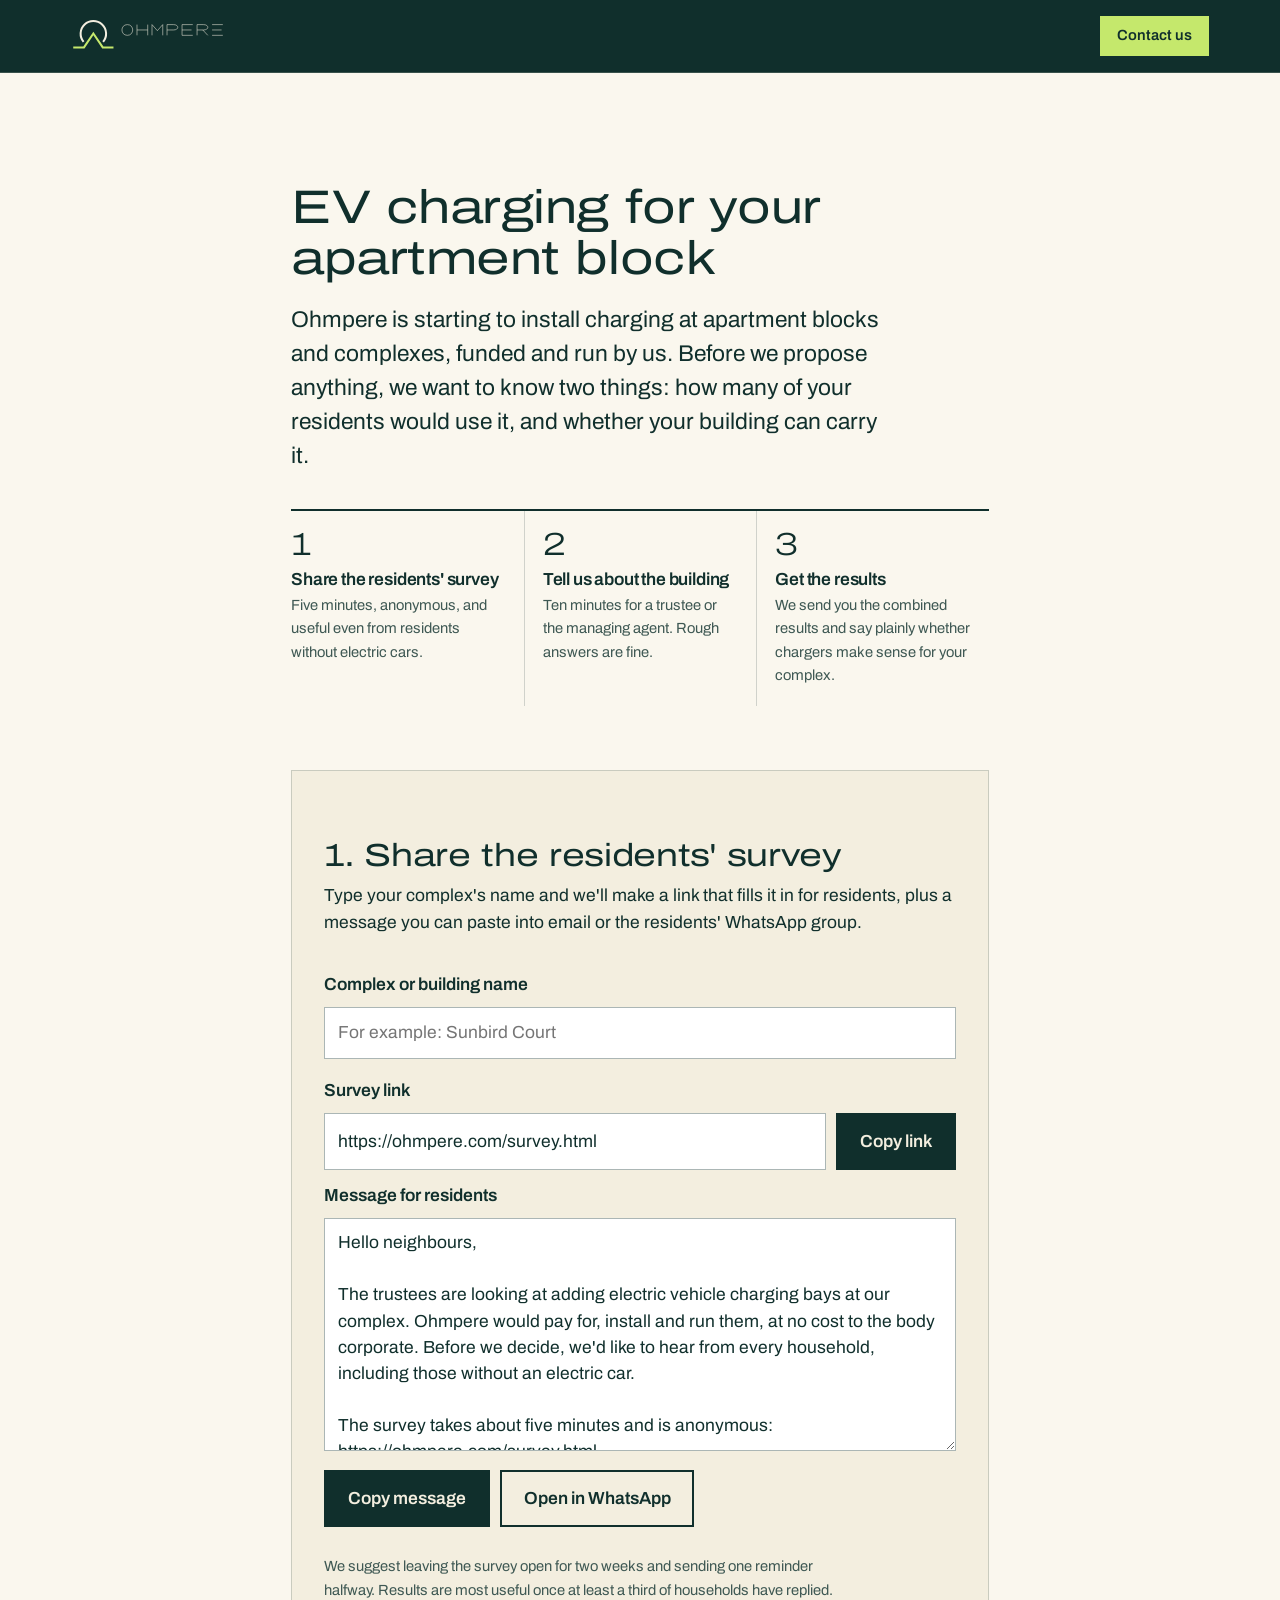
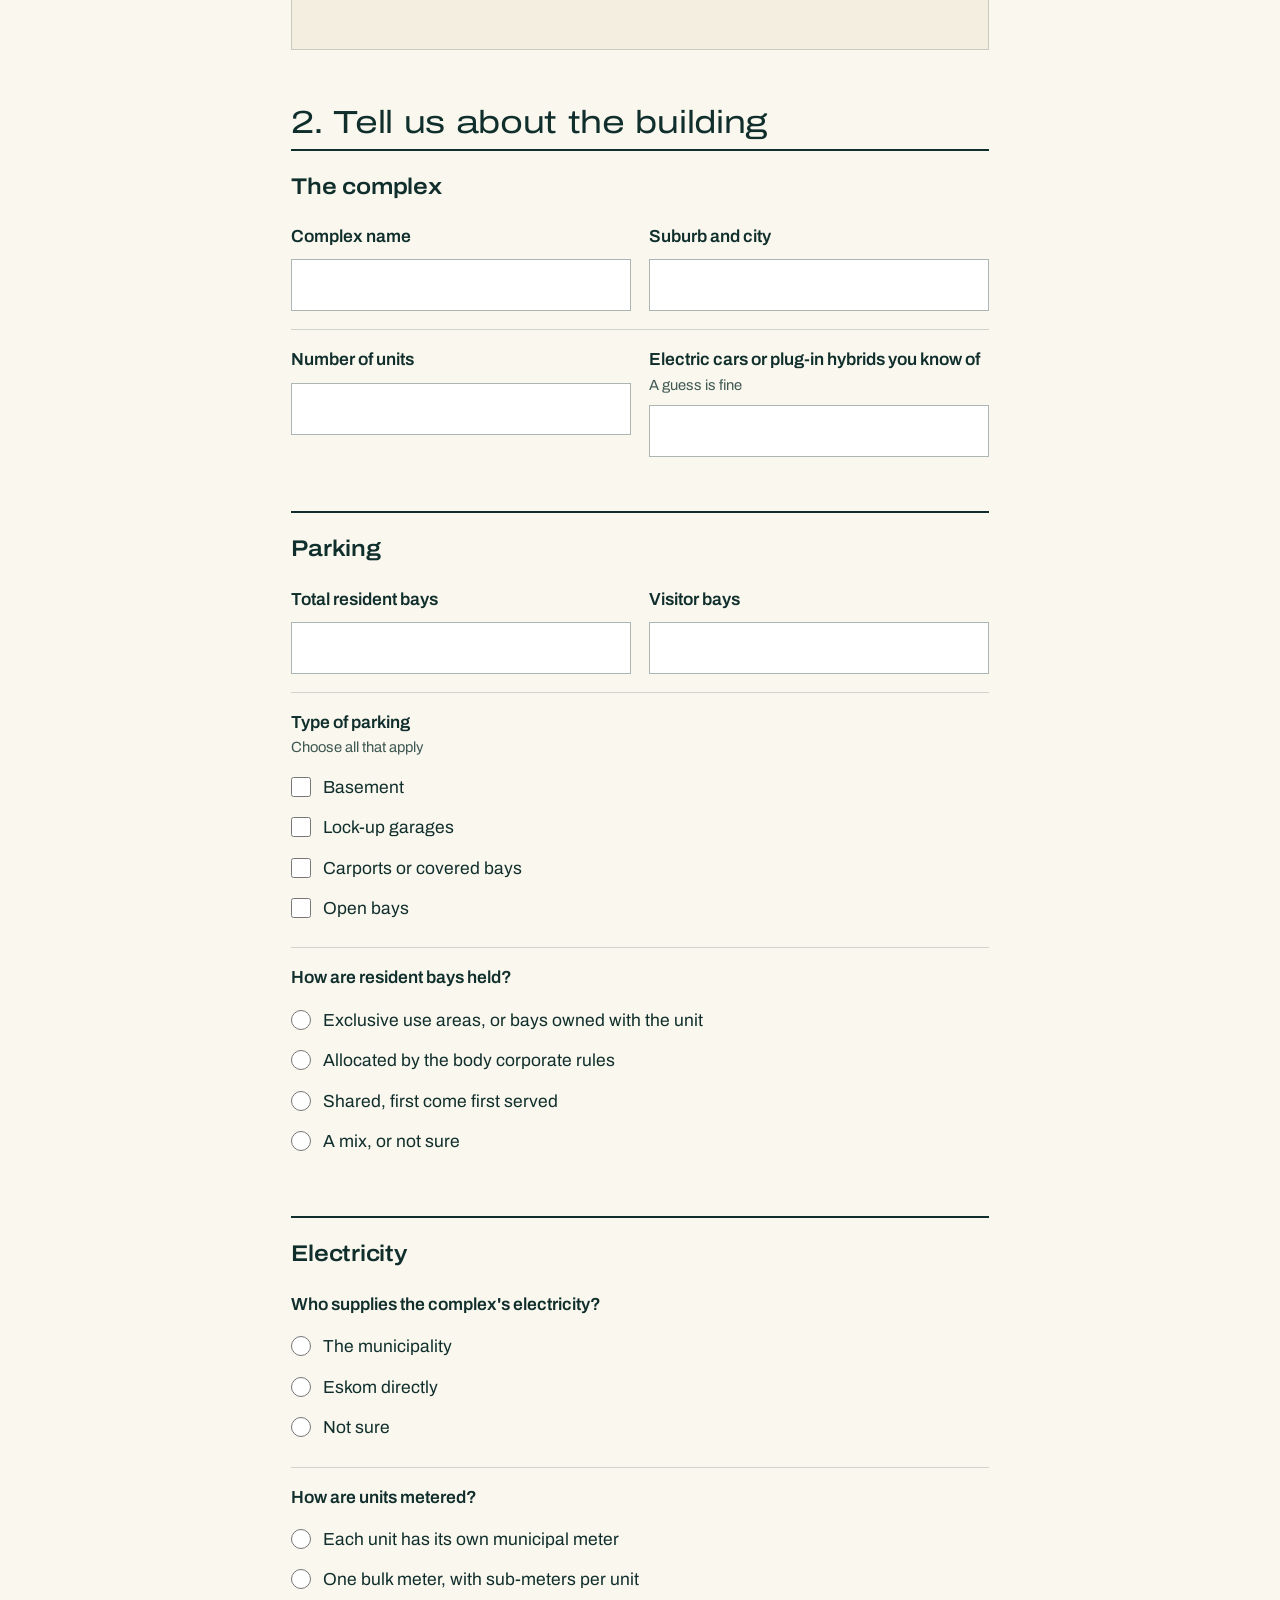
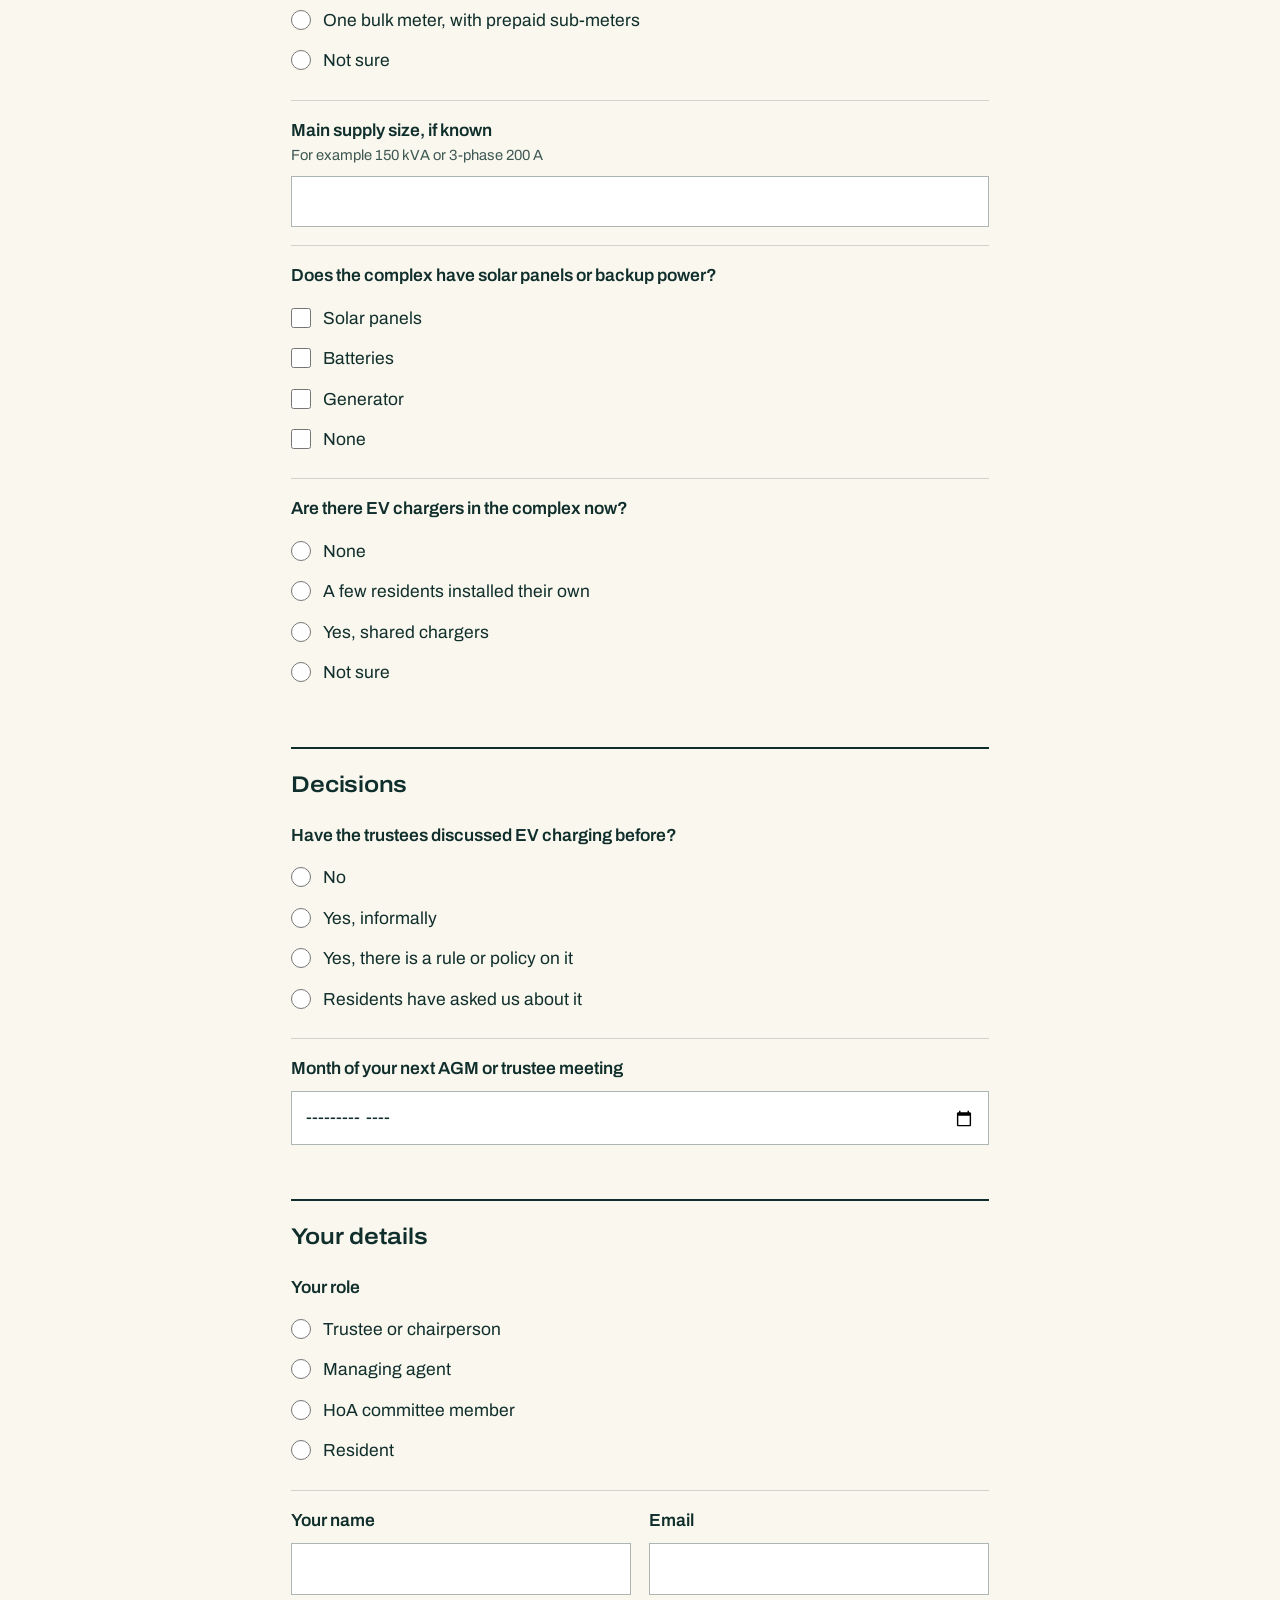
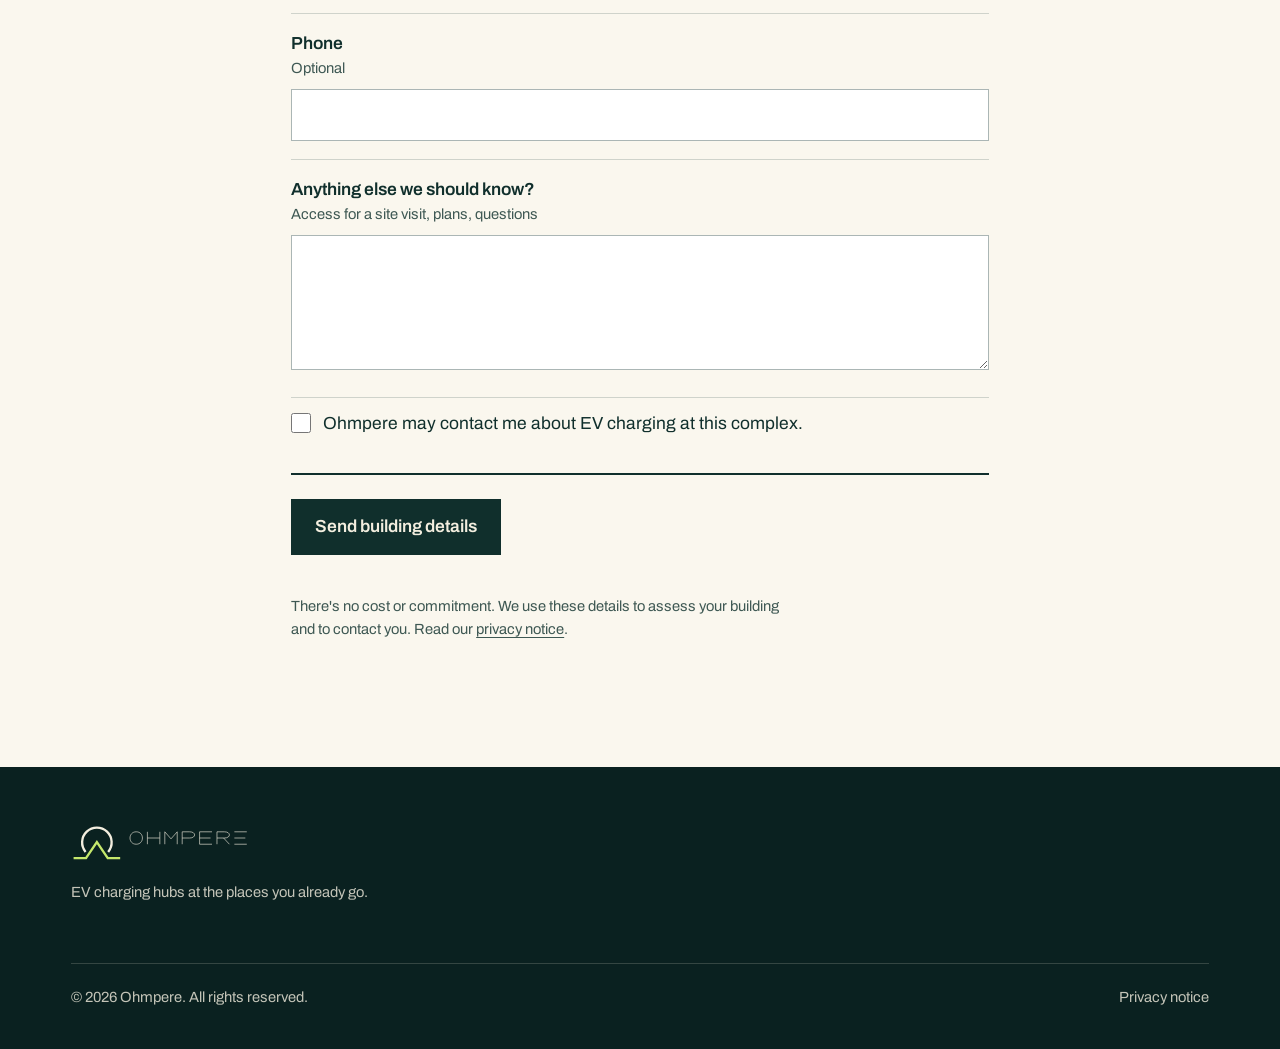
<file: building.html>
<!doctype html>
<html lang="en-ZA">
<head>
<meta charset="utf-8">
<meta name="viewport" content="width=device-width, initial-scale=1">
<title>EV charging for apartment blocks: HoA kit | Ohmpere</title>
<meta name="description" content="For body corporates and HoAs: share a residents' survey on EV charging and tell Ohmpere about your building.">
<meta property="og:title" content="EV charging for apartment blocks: HoA kit">
<meta property="og:description" content="Share a five-minute residents' survey and tell us about your building. No cost to the body corporate.">
<meta property="og:image" content="https://ohmpere.com/assets/img/og.png">
<link rel="icon" type="image/svg+xml" href="assets/img/icons/favicon.svg">
<link rel="apple-touch-icon" sizes="180x180" href="assets/img/icons/apple-touch-icon.png">
<link rel="preconnect" href="https://fonts.googleapis.com">
<link rel="preconnect" href="https://fonts.gstatic.com" crossorigin>
<link href="https://fonts.googleapis.com/css2?family=Archivo:wdth,wght@62..125,100..900&display=swap" rel="stylesheet">
<link rel="stylesheet" href="assets/css/site.css?v=8">
</head>
<body>
<a class="skip" href="#main">Skip to content</a>
<header class="site-header">
  <div class="wrap">
    <a class="brand" href="./" aria-label="Ohmpere home"><img src="assets/img/brand/logo-cream-lime.svg" width="850" height="170" alt="Ohmpere"></a>
    <nav aria-label="Main"><a class="btn btn-lime" href="./#contact" style="min-height:40px;padding:.45em 1em;font-size:var(--step--1)">Contact us</a></nav>
  </div>
</header>

<main id="main" class="page on-paper survey-page">
  <div class="wrap survey-wrap">
    <h1>EV charging for your apartment block</h1>
    <p class="survey-lede">Ohmpere is starting to install charging at apartment blocks and complexes, funded and run by us. Before we propose anything, we want to know two things: how many of your residents would use it, and whether your building can carry it.</p>

    <ol class="kit-steps">
      <li><h2>Share the residents' survey</h2><p>Five minutes, anonymous, and useful even from residents without electric cars.</p></li>
      <li><h2>Tell us about the building</h2><p>Ten minutes for a trustee or the managing agent. Rough answers are fine.</p></li>
      <li><h2>Get the results</h2><p>We send you the combined results and say plainly whether chargers make sense for your complex.</p></li>
    </ol>

    <section class="share-kit" aria-labelledby="share-title">
      <h2 id="share-title">1. Share the residents' survey</h2>
      <p>Type your complex's name and we'll make a link that fills it in for residents, plus a message you can paste into email or the residents' WhatsApp group.</p>
      <div class="q">
        <label class="q-title" for="kit-name">Complex or building name</label>
        <input type="text" id="kit-name" autocomplete="off" placeholder="For example: Sunbird Court">
      </div>
      <div class="kit-out">
        <label class="q-title" for="kit-link">Survey link</label>
        <div class="copy-row">
          <input type="text" id="kit-link" readonly value="https://ohmpere.com/survey.html">
          <button class="btn btn-teal" type="button" data-copy="kit-link">Copy link</button>
        </div>
        <label class="q-title" for="kit-msg">Message for residents</label>
        <textarea id="kit-msg" rows="8" readonly></textarea>
        <div class="copy-row end">
          <button class="btn btn-teal" type="button" data-copy="kit-msg">Copy message</button>
          <a class="btn btn-ghost-dark" id="kit-wa" href="#" target="_blank" rel="noopener">Open in WhatsApp</a>
        </div>
        <p class="copy-msg" role="status"></p>
      </div>
      <p class="survey-fine">We suggest leaving the survey open for two weeks and sending one reminder halfway. Results are most useful once at least a third of households have replied.</p>
    </section>

    <form id="building" class="survey" data-form="building" novalidate>
      <input type="text" name="website" class="hp" tabindex="-1" autocomplete="off" aria-hidden="true">
      <h2 class="form-h">2. Tell us about the building</h2>

      <section class="q-section">
        <h3>The complex</h3>
        <div class="q two-q">
          <div>
            <label class="q-title" for="b-complex">Complex name</label>
            <input type="text" id="b-complex" name="complex" required autocomplete="off">
            <p class="q-err" hidden>Add the complex name.</p>
          </div>
          <div>
            <label class="q-title" for="b-suburb">Suburb and city</label>
            <input type="text" id="b-suburb" name="suburb" required autocomplete="address-level2">
            <p class="q-err" hidden>Add the suburb and city.</p>
          </div>
        </div>
        <div class="q two-q">
          <div>
            <label class="q-title" for="b-units">Number of units</label>
            <input type="number" id="b-units" name="units" min="1" inputmode="numeric" required>
            <p class="q-err" hidden>Add the number of units.</p>
          </div>
          <div>
            <label class="q-title" for="b-evs">Electric cars or plug-in hybrids you know of <span class="q-hint">A guess is fine</span></label>
            <input type="number" id="b-evs" name="known_evs" min="0" inputmode="numeric">
          </div>
        </div>
      </section>

      <section class="q-section">
        <h3>Parking</h3>
        <div class="q two-q">
          <div>
            <label class="q-title" for="b-bays">Total resident bays</label>
            <input type="number" id="b-bays" name="resident_bays" min="0" inputmode="numeric">
          </div>
          <div>
            <label class="q-title" for="b-visitor">Visitor bays</label>
            <input type="number" id="b-visitor" name="visitor_bays" min="0" inputmode="numeric">
          </div>
        </div>
        <fieldset class="q">
          <legend class="q-title">Type of parking <span class="q-hint">Choose all that apply</span></legend>
          <label class="opt"><input type="checkbox" name="parking_type" value="Basement"> Basement</label>
          <label class="opt"><input type="checkbox" name="parking_type" value="Garages"> Lock-up garages</label>
          <label class="opt"><input type="checkbox" name="parking_type" value="Carports or covered bays"> Carports or covered bays</label>
          <label class="opt"><input type="checkbox" name="parking_type" value="Open bays"> Open bays</label>
        </fieldset>
        <fieldset class="q">
          <legend class="q-title">How are resident bays held?</legend>
          <label class="opt"><input type="radio" name="bay_rights" value="Exclusive use areas or owned bays"> Exclusive use areas, or bays owned with the unit</label>
          <label class="opt"><input type="radio" name="bay_rights" value="Allocated by the rules"> Allocated by the body corporate rules</label>
          <label class="opt"><input type="radio" name="bay_rights" value="Shared"> Shared, first come first served</label>
          <label class="opt"><input type="radio" name="bay_rights" value="Mixed or not sure"> A mix, or not sure</label>
        </fieldset>
      </section>

      <section class="q-section">
        <h3>Electricity</h3>
        <fieldset class="q">
          <legend class="q-title">Who supplies the complex's electricity?</legend>
          <label class="opt"><input type="radio" name="supplier" value="Municipality"> The municipality</label>
          <label class="opt"><input type="radio" name="supplier" value="Eskom"> Eskom directly</label>
          <label class="opt"><input type="radio" name="supplier" value="Not sure"> Not sure</label>
        </fieldset>
        <fieldset class="q">
          <legend class="q-title">How are units metered?</legend>
          <label class="opt"><input type="radio" name="metering" value="Each unit has its own municipal meter"> Each unit has its own municipal meter</label>
          <label class="opt"><input type="radio" name="metering" value="Bulk meter with sub-meters"> One bulk meter, with sub-meters per unit</label>
          <label class="opt"><input type="radio" name="metering" value="Prepaid sub-meters"> One bulk meter, with prepaid sub-meters</label>
          <label class="opt"><input type="radio" name="metering" value="Not sure"> Not sure</label>
        </fieldset>
        <div class="q">
          <label class="q-title" for="b-supply">Main supply size, if known <span class="q-hint">For example 150 kVA or 3-phase 200 A</span></label>
          <input type="text" id="b-supply" name="supply_size" autocomplete="off">
        </div>
        <fieldset class="q">
          <legend class="q-title">Does the complex have solar panels or backup power?</legend>
          <label class="opt"><input type="checkbox" name="backup" value="Solar"> Solar panels</label>
          <label class="opt"><input type="checkbox" name="backup" value="Batteries"> Batteries</label>
          <label class="opt"><input type="checkbox" name="backup" value="Generator"> Generator</label>
          <label class="opt"><input type="checkbox" name="backup" value="None"> None</label>
        </fieldset>
        <fieldset class="q">
          <legend class="q-title">Are there EV chargers in the complex now?</legend>
          <label class="opt"><input type="radio" name="existing_chargers" value="None"> None</label>
          <label class="opt"><input type="radio" name="existing_chargers" value="A few residents have their own"> A few residents installed their own</label>
          <label class="opt"><input type="radio" name="existing_chargers" value="Shared chargers"> Yes, shared chargers</label>
          <label class="opt"><input type="radio" name="existing_chargers" value="Not sure"> Not sure</label>
        </fieldset>
      </section>

      <section class="q-section">
        <h3>Decisions</h3>
        <fieldset class="q">
          <legend class="q-title">Have the trustees discussed EV charging before?</legend>
          <label class="opt"><input type="radio" name="discussed" value="No"> No</label>
          <label class="opt"><input type="radio" name="discussed" value="Yes, informally"> Yes, informally</label>
          <label class="opt"><input type="radio" name="discussed" value="Yes, there is a rule or policy"> Yes, there is a rule or policy on it</label>
          <label class="opt"><input type="radio" name="discussed" value="Residents have asked"> Residents have asked us about it</label>
        </fieldset>
        <div class="q">
          <label class="q-title" for="b-agm">Month of your next AGM or trustee meeting</label>
          <input type="month" id="b-agm" name="next_meeting">
        </div>
      </section>

      <section class="q-section">
        <h3>Your details</h3>
        <fieldset class="q" data-required>
          <legend class="q-title">Your role</legend>
          <label class="opt"><input type="radio" name="role" value="Trustee or chairperson"> Trustee or chairperson</label>
          <label class="opt"><input type="radio" name="role" value="Managing agent"> Managing agent</label>
          <label class="opt"><input type="radio" name="role" value="HoA committee member"> HoA committee member</label>
          <label class="opt"><input type="radio" name="role" value="Resident"> Resident</label>
          <p class="q-err" hidden>Choose your role.</p>
        </fieldset>
        <div class="q two-q">
          <div>
            <label class="q-title" for="b-name">Your name</label>
            <input type="text" id="b-name" name="contact_name" required autocomplete="name">
            <p class="q-err" hidden>Add your name.</p>
          </div>
          <div>
            <label class="q-title" for="b-email">Email</label>
            <input type="email" id="b-email" name="email" required autocomplete="email">
            <p class="q-err" hidden>Add a valid email address.</p>
          </div>
        </div>
        <div class="q">
          <label class="q-title" for="b-phone">Phone <span class="q-hint">Optional</span></label>
          <input type="tel" id="b-phone" name="phone" autocomplete="tel">
        </div>
        <div class="q">
          <label class="q-title" for="b-notes">Anything else we should know? <span class="q-hint">Access for a site visit, plans, questions</span></label>
          <textarea id="b-notes" name="notes" rows="4"></textarea>
        </div>
        <label class="opt consent"><input type="checkbox" name="consent" value="Yes" data-must> Ohmpere may contact me about EV charging at this complex.</label>
        <p class="q-err consent-err" hidden>Tick the box so we can reply to you.</p>
      </section>

      <div class="survey-submit">
        <button class="btn btn-teal" type="submit">Send building details</button>
        <p class="form-msg" role="alert"></p>
        <p class="survey-fine">There's no cost or commitment. We use these details to assess your building and to contact you. Read our <a href="privacy.html">privacy notice</a>.</p>
      </div>
    </form>

    <div class="survey-done" id="survey-done" hidden tabindex="-1">
      <h2>Thank you. We have your building details.</h2>
      <p>We'll be in touch within five working days. Meanwhile, share the residents' survey above if you haven't yet.</p>
    </div>
  </div>
</main>

<footer class="site-footer">
  <div class="wrap">
    <div><img src="assets/img/brand/logo-cream-lime.svg" width="850" height="170" alt="Ohmpere"><p>EV charging hubs at the places you already go.</p></div>
    <div class="legal"><span>&copy; 2026 Ohmpere. All rights reserved.</span><span><a href="privacy.html">Privacy notice</a></span></div>
  </div>
</footer>
<script src="assets/js/config.js?v=6"></script>
<script src="assets/js/survey.js?v=3" defer></script>
</body>
</html>
</file>
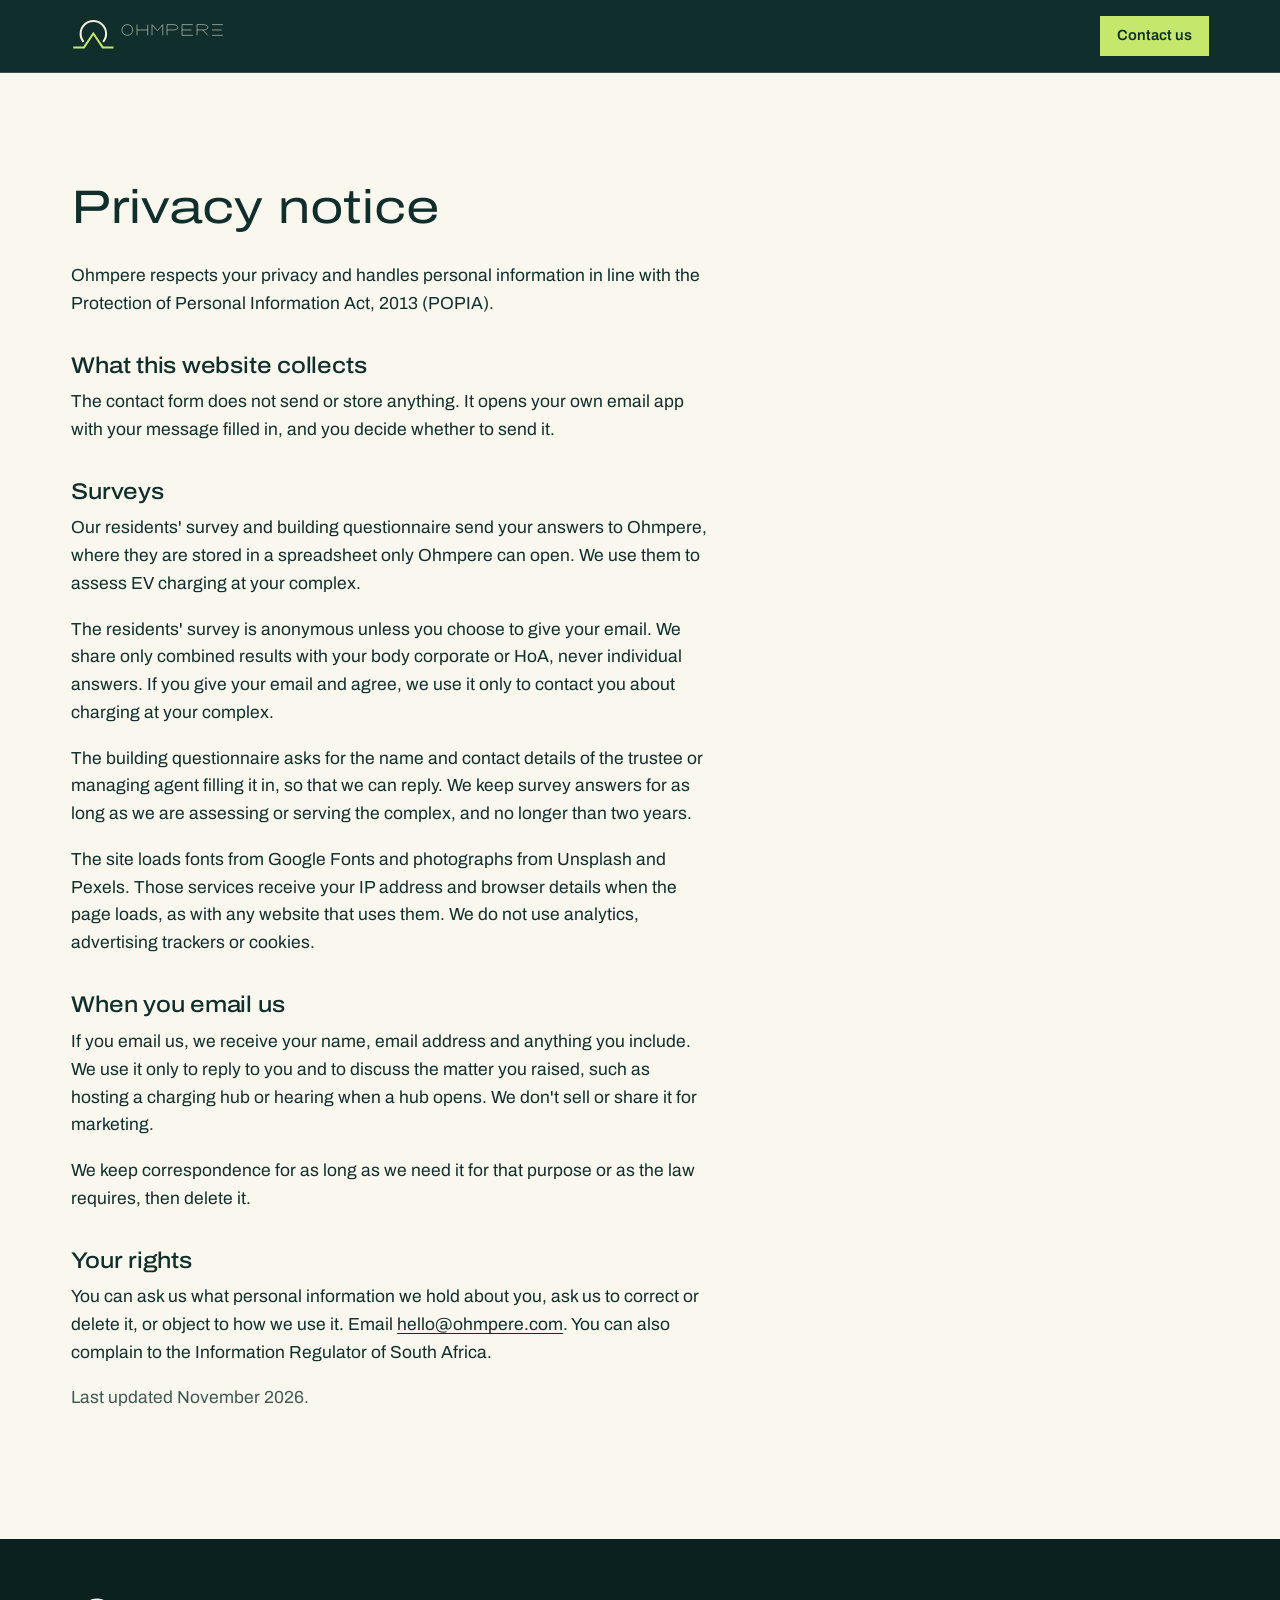
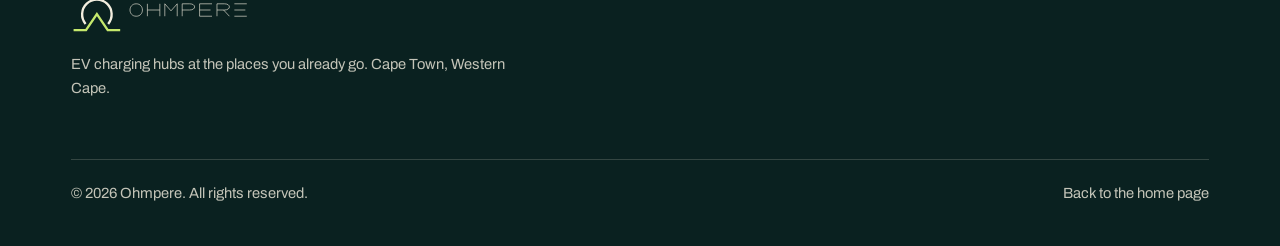
<file: privacy.html>
<!doctype html>
<html lang="en-ZA">
<head>
<meta charset="utf-8">
<meta name="viewport" content="width=device-width, initial-scale=1">
<title>Privacy notice | Ohmpere</title>
<meta name="description" content="How Ohmpere handles personal information under POPIA.">
<link rel="icon" type="image/svg+xml" href="assets/img/icons/favicon.svg">
<link rel="apple-touch-icon" sizes="180x180" href="assets/img/icons/apple-touch-icon.png">
<link rel="preconnect" href="https://fonts.googleapis.com">
<link rel="preconnect" href="https://fonts.gstatic.com" crossorigin>
<link href="https://fonts.googleapis.com/css2?family=Archivo:wdth,wght@62..125,100..900&display=swap" rel="stylesheet">
<link rel="stylesheet" href="assets/css/site.css?v=8">
</head>
<body>
<header class="site-header">
  <div class="wrap">
    <a class="brand" href="./" aria-label="Ohmpere home"><img src="assets/img/brand/logo-cream-lime.svg" width="850" height="170" alt="Ohmpere"></a>
    <nav aria-label="Main"><a class="btn btn-lime" href="./#contact" style="min-height:40px;padding:.45em 1em;font-size:var(--step--1)">Contact us</a></nav>
  </div>
</header>
<main class="page on-paper">
  <div class="wrap">
    <h1>Privacy notice</h1>
    <p>Ohmpere respects your privacy and handles personal information in line with the Protection of Personal Information Act, 2013 (POPIA).</p>
    <h2>What this website collects</h2>
    <p>The contact form does not send or store anything. It opens your own email app with your message filled in, and you decide whether to send it.</p>
    <h2>Surveys</h2>
    <p>Our residents' survey and building questionnaire send your answers to Ohmpere, where they are stored in a spreadsheet only Ohmpere can open. We use them to assess EV charging at your complex.</p>
    <p>The residents' survey is anonymous unless you choose to give your email. We share only combined results with your body corporate or HoA, never individual answers. If you give your email and agree, we use it only to contact you about charging at your complex.</p>
    <p>The building questionnaire asks for the name and contact details of the trustee or managing agent filling it in, so that we can reply. We keep survey answers for as long as we are assessing or serving the complex, and no longer than two years.</p>
    <p>The site loads fonts from Google Fonts and photographs from Unsplash and Pexels. Those services receive your IP address and browser details when the page loads, as with any website that uses them. We do not use analytics, advertising trackers or cookies.</p>
    <h2>When you email us</h2>
    <p>If you email us, we receive your name, email address and anything you include. We use it only to reply to you and to discuss the matter you raised, such as hosting a charging hub or hearing when a hub opens. We don't sell or share it for marketing.</p>
    <p>We keep correspondence for as long as we need it for that purpose or as the law requires, then delete it.</p>
    <h2>Your rights</h2>
    <p>You can ask us what personal information we hold about you, ask us to correct or delete it, or object to how we use it. Email <a href="mailto:hello@ohmpere.com">hello@ohmpere.com</a>. You can also complain to the Information Regulator of South Africa.</p>
    <p class="muted">Last updated November 2026.</p>
  </div>
</main>
<footer class="site-footer">
  <div class="wrap">
    <div><img src="assets/img/brand/logo-cream-lime.svg" width="850" height="170" alt="Ohmpere"><p>EV charging hubs at the places you already go. Cape Town, Western Cape.</p></div>
    <div class="legal"><span>&copy; 2026 Ohmpere. All rights reserved.</span><span><a href="./">Back to the home page</a></span></div>
  </div>
</footer>
</body>
</html>
</file>
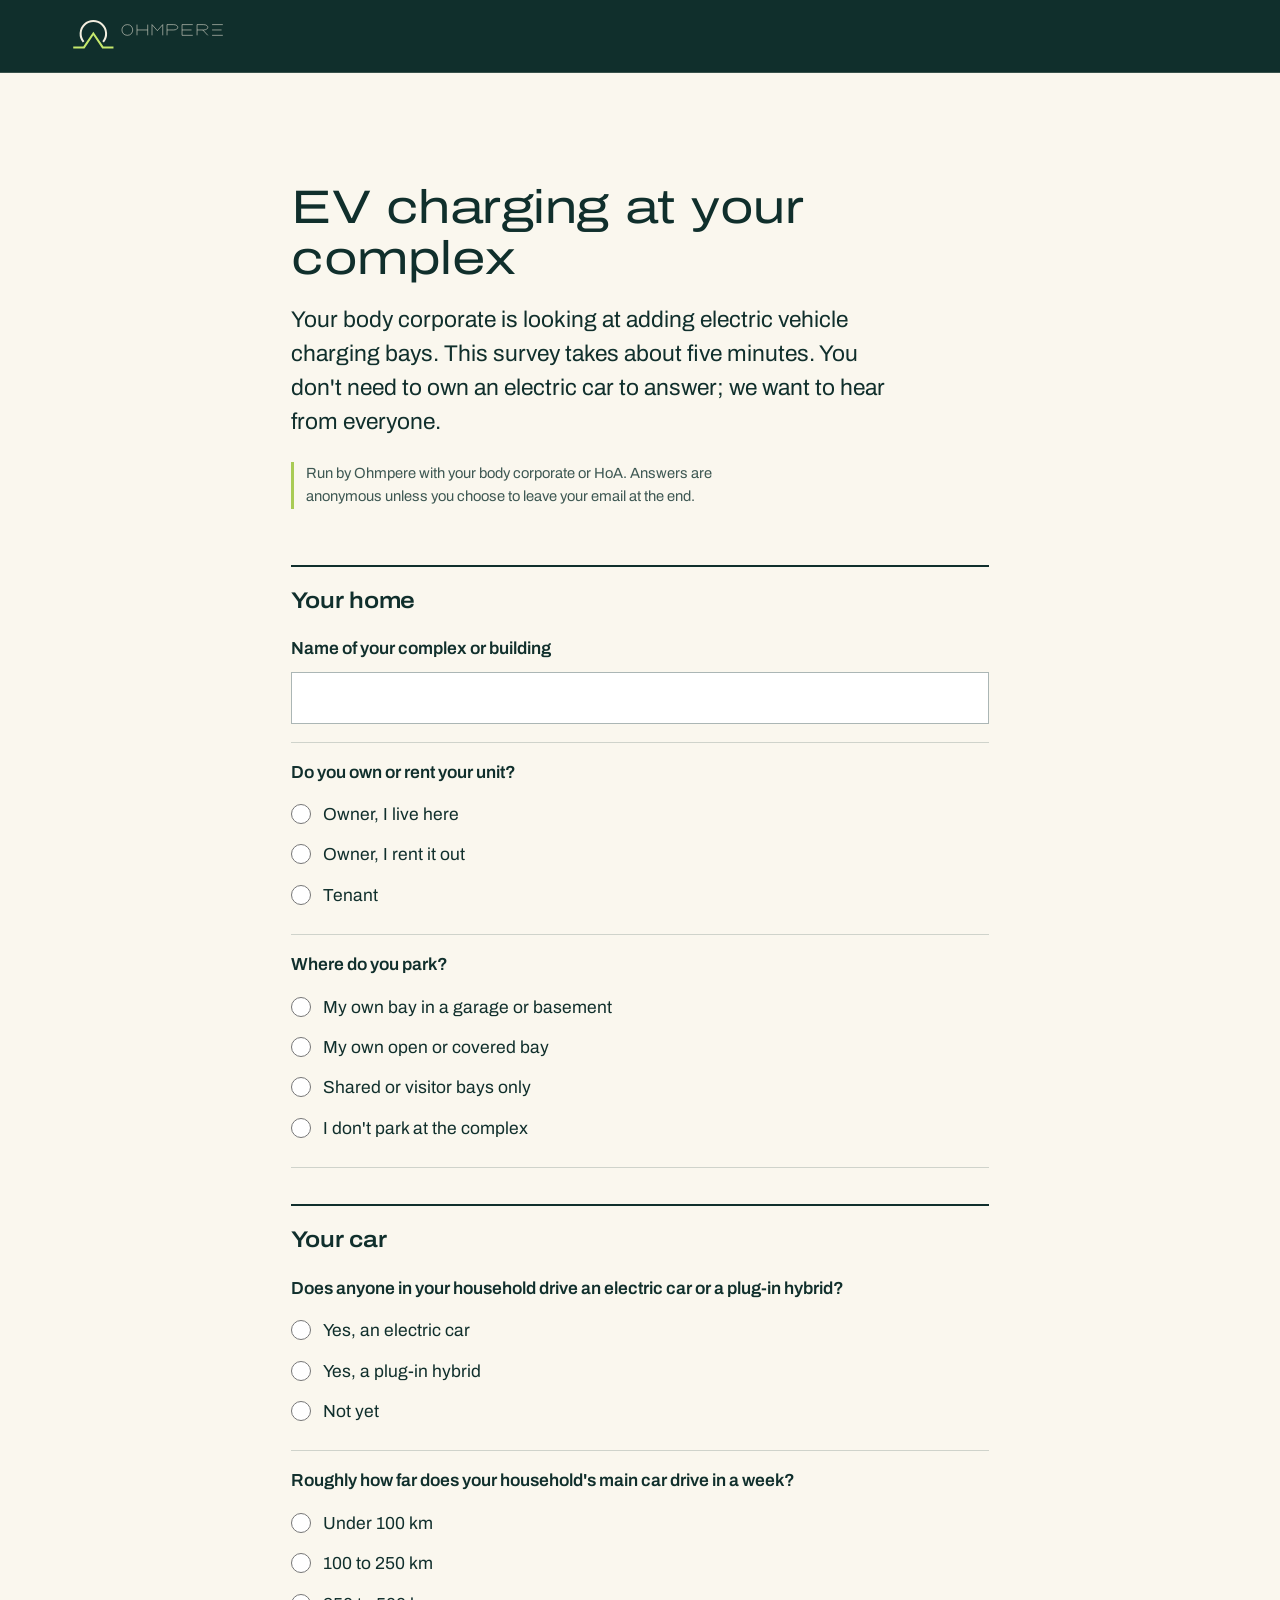
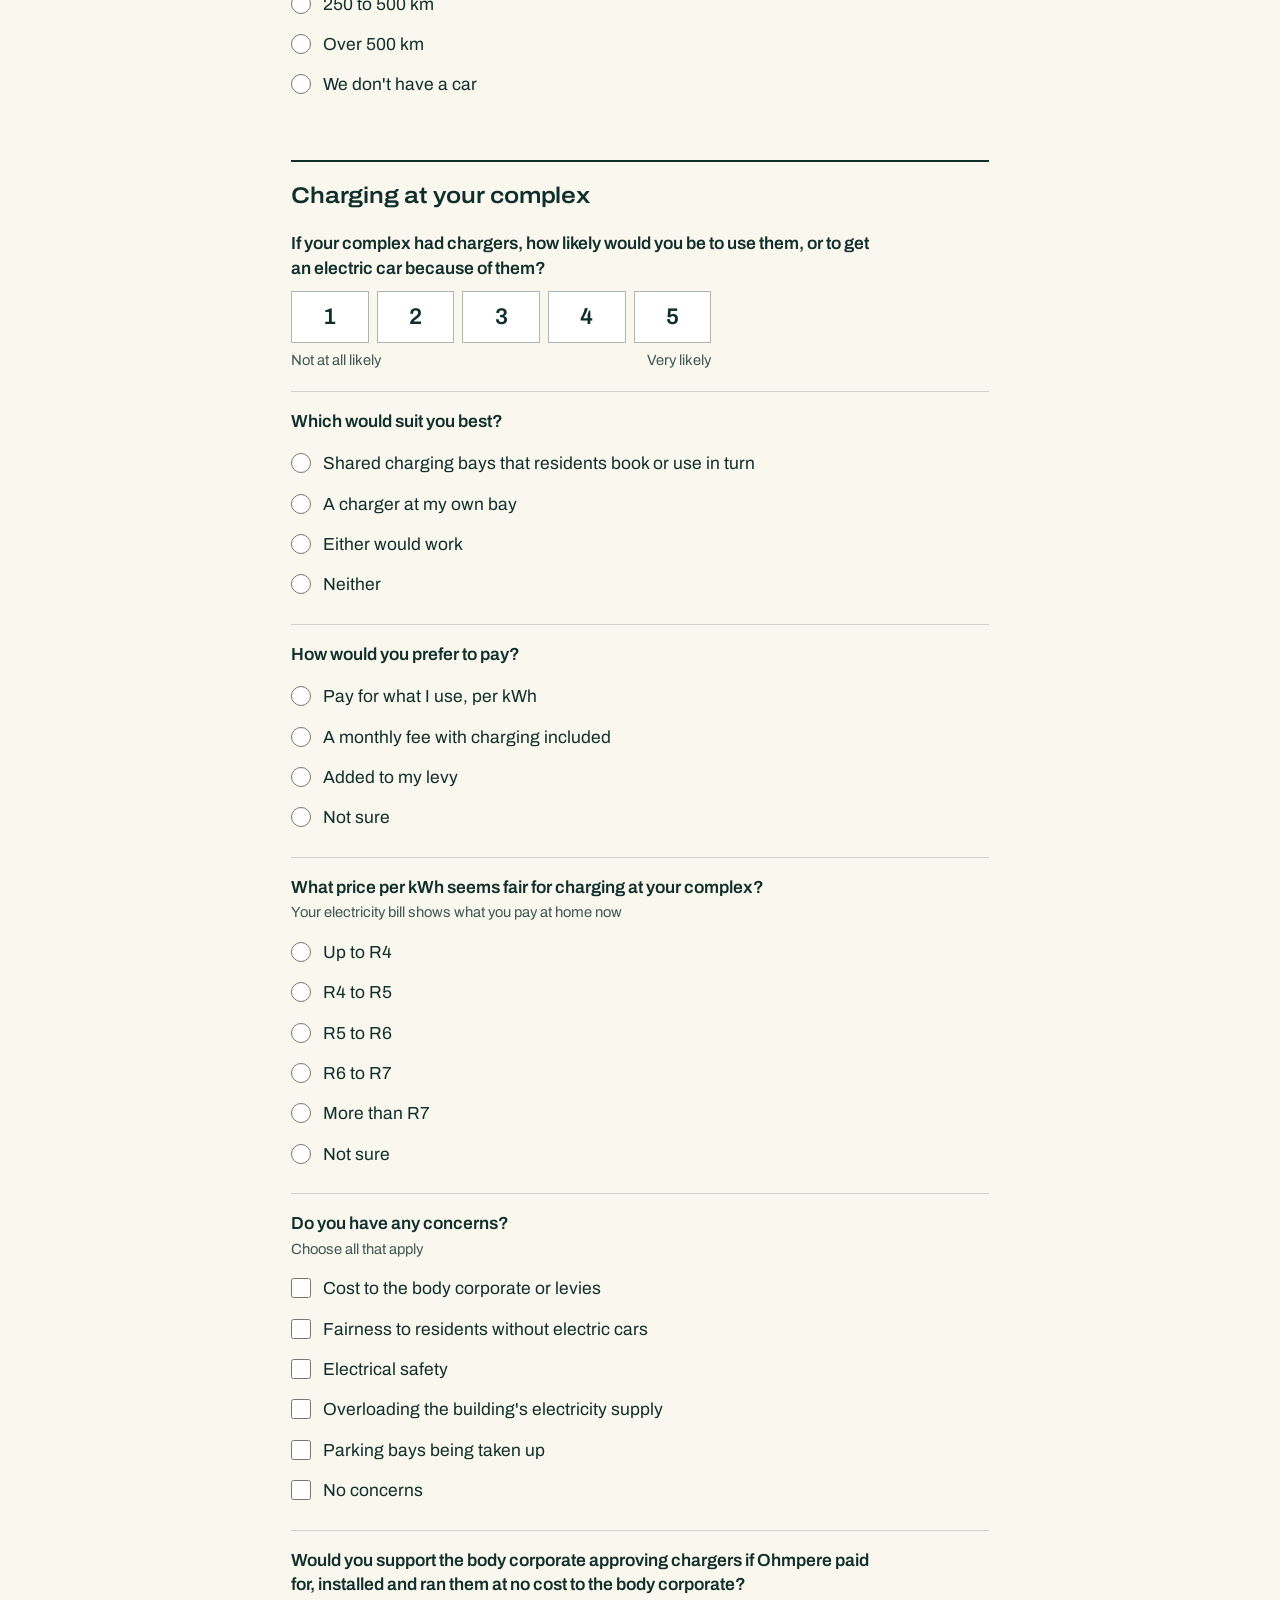
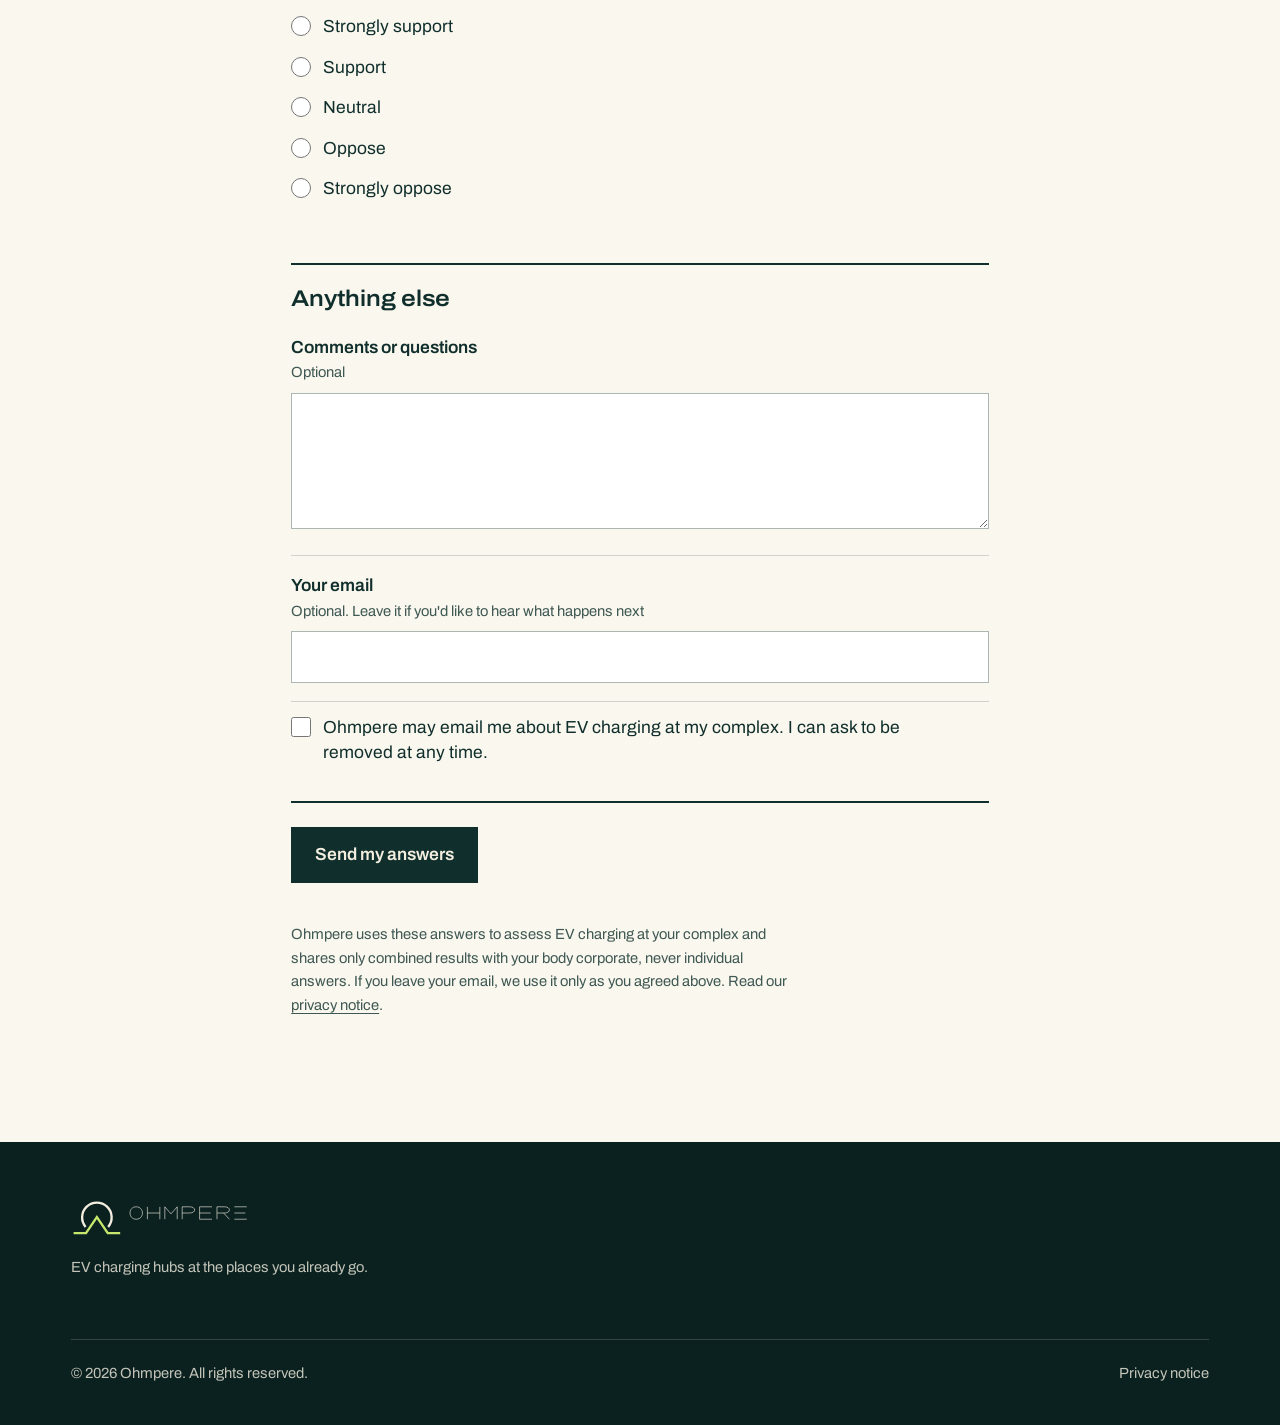
<file: survey.html>
<!doctype html>
<html lang="en-ZA">
<head>
<meta charset="utf-8">
<meta name="viewport" content="width=device-width, initial-scale=1">
<title>EV charging at your complex: residents' survey | Ohmpere</title>
<meta name="description" content="A five-minute survey for residents of apartment blocks and complexes about EV charging at home.">
<meta name="robots" content="noindex">
<meta property="og:title" content="EV charging at your complex: residents' survey">
<meta property="og:description" content="Five minutes, mostly multiple choice. Your answers help your body corporate decide on charging bays.">
<meta property="og:image" content="https://ohmpere.com/assets/img/og.png">
<link rel="icon" type="image/svg+xml" href="assets/img/icons/favicon.svg">
<link rel="apple-touch-icon" sizes="180x180" href="assets/img/icons/apple-touch-icon.png">
<link rel="preconnect" href="https://fonts.googleapis.com">
<link rel="preconnect" href="https://fonts.gstatic.com" crossorigin>
<link href="https://fonts.googleapis.com/css2?family=Archivo:wdth,wght@62..125,100..900&display=swap" rel="stylesheet">
<link rel="stylesheet" href="assets/css/site.css?v=8">
</head>
<body>
<a class="skip" href="#main">Skip to the survey</a>
<header class="site-header">
  <div class="wrap">
    <a class="brand" href="./" aria-label="Ohmpere home"><img src="assets/img/brand/logo-cream-lime.svg" width="850" height="170" alt="Ohmpere"></a>
  </div>
</header>

<main id="main" class="page on-paper survey-page">
  <div class="wrap survey-wrap">
    <h1>EV charging at your complex</h1>
    <p class="survey-lede">Your body corporate is looking at adding electric vehicle charging bays. This survey takes about five minutes. You don't need to own an electric car to answer; we want to hear from everyone.</p>
    <p class="survey-meta">Run by Ohmpere with your body corporate or HoA. Answers are anonymous unless you choose to leave your email at the end.</p>

    <form id="survey" class="survey" data-form="residents" novalidate>
      <input type="text" name="website" class="hp" tabindex="-1" autocomplete="off" aria-hidden="true">

      <section class="q-section">
        <h2>Your home</h2>

        <div class="q">
          <label class="q-title" for="complex">Name of your complex or building</label>
          <input type="text" id="complex" name="complex" required autocomplete="off">
          <p class="q-err" hidden>Add the name of your complex.</p>
        </div>

        <fieldset class="q" data-required>
          <legend class="q-title">Do you own or rent your unit?</legend>
          <label class="opt"><input type="radio" name="tenure" value="Owner, I live here"> Owner, I live here</label>
          <label class="opt"><input type="radio" name="tenure" value="Owner, I rent it out"> Owner, I rent it out</label>
          <label class="opt"><input type="radio" name="tenure" value="Tenant"> Tenant</label>
          <p class="q-err" hidden>Choose one.</p>
        </fieldset>

        <fieldset class="q" data-required>
          <legend class="q-title">Where do you park?</legend>
          <label class="opt"><input type="radio" name="parking" value="My own bay in a garage or basement"> My own bay in a garage or basement</label>
          <label class="opt"><input type="radio" name="parking" value="My own open or covered bay"> My own open or covered bay</label>
          <label class="opt"><input type="radio" name="parking" value="Shared or visitor bays only"> Shared or visitor bays only</label>
          <label class="opt"><input type="radio" name="parking" value="I don't park at the complex"> I don't park at the complex</label>
          <p class="q-err" hidden>Choose one.</p>
        </fieldset>

        <fieldset class="q" data-show-if="parking=My own bay in a garage or basement|My own open or covered bay">
          <legend class="q-title">Is there a plug point near your bay?</legend>
          <label class="opt"><input type="radio" name="bay_power" value="Yes"> Yes</label>
          <label class="opt"><input type="radio" name="bay_power" value="No"> No</label>
          <label class="opt"><input type="radio" name="bay_power" value="Not sure"> Not sure</label>
        </fieldset>
      </section>

      <section class="q-section">
        <h2>Your car</h2>

        <fieldset class="q" data-required>
          <legend class="q-title">Does anyone in your household drive an electric car or a plug-in hybrid?</legend>
          <label class="opt"><input type="radio" name="ev_now" value="Electric car"> Yes, an electric car</label>
          <label class="opt"><input type="radio" name="ev_now" value="Plug-in hybrid"> Yes, a plug-in hybrid</label>
          <label class="opt"><input type="radio" name="ev_now" value="Not yet"> Not yet</label>
          <p class="q-err" hidden>Choose one.</p>
        </fieldset>

        <div class="branch" data-show-if="ev_now=Electric car|Plug-in hybrid">
          <div class="q">
            <label class="q-title" for="ev_model">Which car? <span class="q-hint">For example BYD Atto 2 or Geely EX2</span></label>
            <input type="text" id="ev_model" name="ev_model" autocomplete="off">
          </div>

          <fieldset class="q">
            <legend class="q-title">Where do you charge now? <span class="q-hint">Choose all that apply</span></legend>
            <label class="opt"><input type="checkbox" name="charge_where" value="Public chargers"> Public chargers</label>
            <label class="opt"><input type="checkbox" name="charge_where" value="At work"> At work</label>
            <label class="opt"><input type="checkbox" name="charge_where" value="Wall plug at home"> A normal wall plug at home</label>
            <label class="opt"><input type="checkbox" name="charge_where" value="Wall box at home"> A charger (wall box) at home</label>
            <label class="opt"><input type="checkbox" name="charge_where" value="Friends or family"> At friends or family</label>
          </fieldset>

          <fieldset class="q">
            <legend class="q-title">How often do you use public chargers?</legend>
            <label class="opt"><input type="radio" name="public_freq" value="Never"> Never</label>
            <label class="opt"><input type="radio" name="public_freq" value="Less than once a week"> Less than once a week</label>
            <label class="opt"><input type="radio" name="public_freq" value="1 to 2 times a week"> 1 to 2 times a week</label>
            <label class="opt"><input type="radio" name="public_freq" value="3 or more times a week"> 3 or more times a week</label>
          </fieldset>
        </div>

        <div class="branch" data-show-if="ev_now=Not yet">
          <fieldset class="q">
            <legend class="q-title">Are you considering an electric car or plug-in hybrid?</legend>
            <label class="opt"><input type="radio" name="considering_ev" value="Yes"> Yes</label>
            <label class="opt"><input type="radio" name="considering_ev" value="No"> No</label>
            <label class="opt"><input type="radio" name="considering_ev" value="Not sure"> Not sure</label>
          </fieldset>

          <fieldset class="q">
            <legend class="q-title">Would you consider one if there were a charger at your complex?</legend>
            <label class="opt"><input type="radio" name="consider_if_charger" value="Yes"> Yes</label>
            <label class="opt"><input type="radio" name="consider_if_charger" value="Maybe"> Maybe</label>
            <label class="opt"><input type="radio" name="consider_if_charger" value="No"> No</label>
          </fieldset>

          <fieldset class="q" data-show-if="consider_if_charger=Yes|Maybe">
            <legend class="q-title">If a charger were installed at your complex, how soon would you buy an electric car or plug-in hybrid?</legend>
            <label class="opt"><input type="radio" name="buy_when" value="Immediately"> Immediately</label>
            <label class="opt"><input type="radio" name="buy_when" value="Within weeks"> Within weeks</label>
            <label class="opt"><input type="radio" name="buy_when" value="Within months"> Within months</label>
            <label class="opt"><input type="radio" name="buy_when" value="Within years"> Within years</label>
            <label class="opt"><input type="radio" name="buy_when" value="Other"> Other</label>
            <div class="other-field" data-show-if="buy_when=Other">
              <label class="visually-hidden" for="buy_when_other">How soon? Please specify</label>
              <input type="text" id="buy_when_other" name="buy_when_other" placeholder="Please specify" required autocomplete="off">
              <p class="q-err" hidden>Tell us how soon, or pick another answer.</p>
            </div>
          </fieldset>

          <fieldset class="q" data-max="3">
            <legend class="q-title">What's holding you back? <span class="q-hint">Choose up to three</span></legend>
            <label class="opt"><input type="checkbox" name="barriers" value="Price of the car"> The price of the car</label>
            <label class="opt"><input type="checkbox" name="barriers" value="Nowhere to charge at home"> Nowhere to charge at home</label>
            <label class="opt"><input type="checkbox" name="barriers" value="Range"> How far it goes on a charge</label>
            <label class="opt"><input type="checkbox" name="barriers" value="Too few or unreliable public chargers"> Too few or unreliable public chargers</label>
            <label class="opt"><input type="checkbox" name="barriers" value="Load-shedding"> Load-shedding</label>
            <label class="opt"><input type="checkbox" name="barriers" value="Haven't looked into it"> I haven't looked into it yet</label>
            <p class="q-err" hidden>Choose up to three.</p>
          </fieldset>
        </div>

        <fieldset class="q">
          <legend class="q-title">Roughly how far does your household's main car drive in a week?</legend>
          <label class="opt"><input type="radio" name="km_week" value="Under 100 km"> Under 100 km</label>
          <label class="opt"><input type="radio" name="km_week" value="100 to 250 km"> 100 to 250 km</label>
          <label class="opt"><input type="radio" name="km_week" value="250 to 500 km"> 250 to 500 km</label>
          <label class="opt"><input type="radio" name="km_week" value="Over 500 km"> Over 500 km</label>
          <label class="opt"><input type="radio" name="km_week" value="No car"> We don't have a car</label>
        </fieldset>
      </section>

      <section class="q-section">
        <h2>Charging at your complex</h2>

        <fieldset class="q scale" data-required>
          <legend class="q-title">If your complex had chargers, how likely would you be to use them, or to get an electric car because of them?</legend>
          <div class="scale-row">
            <label><input type="radio" name="likely" value="1"><span>1</span></label>
            <label><input type="radio" name="likely" value="2"><span>2</span></label>
            <label><input type="radio" name="likely" value="3"><span>3</span></label>
            <label><input type="radio" name="likely" value="4"><span>4</span></label>
            <label><input type="radio" name="likely" value="5"><span>5</span></label>
          </div>
          <div class="scale-ends"><span>Not at all likely</span><span>Very likely</span></div>
          <p class="q-err" hidden>Choose a number from 1 to 5.</p>
        </fieldset>

        <fieldset class="q">
          <legend class="q-title">Which would suit you best?</legend>
          <label class="opt"><input type="radio" name="setup" value="Shared bays"> Shared charging bays that residents book or use in turn</label>
          <label class="opt"><input type="radio" name="setup" value="Charger at my own bay"> A charger at my own bay</label>
          <label class="opt"><input type="radio" name="setup" value="Either"> Either would work</label>
          <label class="opt"><input type="radio" name="setup" value="Neither"> Neither</label>
        </fieldset>

        <fieldset class="q">
          <legend class="q-title">How would you prefer to pay?</legend>
          <label class="opt"><input type="radio" name="pay" value="Pay per use"> Pay for what I use, per kWh</label>
          <label class="opt"><input type="radio" name="pay" value="Monthly subscription"> A monthly fee with charging included</label>
          <label class="opt"><input type="radio" name="pay" value="Added to levy"> Added to my levy</label>
          <label class="opt"><input type="radio" name="pay" value="Not sure"> Not sure</label>
        </fieldset>

        <fieldset class="q">
          <legend class="q-title">What price per kWh seems fair for charging at your complex? <span class="q-hint">Your electricity bill shows what you pay at home now</span></legend>
          <label class="opt"><input type="radio" name="price_kwh" value="Up to R4"> Up to R4</label>
          <label class="opt"><input type="radio" name="price_kwh" value="R4 to R5"> R4 to R5</label>
          <label class="opt"><input type="radio" name="price_kwh" value="R5 to R6"> R5 to R6</label>
          <label class="opt"><input type="radio" name="price_kwh" value="R6 to R7"> R6 to R7</label>
          <label class="opt"><input type="radio" name="price_kwh" value="More than R7"> More than R7</label>
          <label class="opt"><input type="radio" name="price_kwh" value="Not sure"> Not sure</label>
        </fieldset>

        <fieldset class="q" data-show-if="parking=My own bay in a garage or basement|My own open or covered bay">
          <legend class="q-title">Would you pay a once-off amount to have a charger installed at your own bay?</legend>
          <label class="opt"><input type="radio" name="install_pay" value="No"> No</label>
          <label class="opt"><input type="radio" name="install_pay" value="Up to R5,000"> Up to R5,000</label>
          <label class="opt"><input type="radio" name="install_pay" value="R5,000 to R10,000"> R5,000 to R10,000</label>
          <label class="opt"><input type="radio" name="install_pay" value="More than R10,000"> More than R10,000</label>
          <label class="opt"><input type="radio" name="install_pay" value="Not sure"> Not sure</label>
        </fieldset>

        <fieldset class="q">
          <legend class="q-title">Do you have any concerns? <span class="q-hint">Choose all that apply</span></legend>
          <label class="opt"><input type="checkbox" name="concerns" value="Cost to the body corporate or levies"> Cost to the body corporate or levies</label>
          <label class="opt"><input type="checkbox" name="concerns" value="Fairness to residents without EVs"> Fairness to residents without electric cars</label>
          <label class="opt"><input type="checkbox" name="concerns" value="Electrical safety"> Electrical safety</label>
          <label class="opt"><input type="checkbox" name="concerns" value="Overloading the building's supply"> Overloading the building's electricity supply</label>
          <label class="opt"><input type="checkbox" name="concerns" value="Parking bays being taken"> Parking bays being taken up</label>
          <label class="opt"><input type="checkbox" name="concerns" value="None"> No concerns</label>
        </fieldset>

        <fieldset class="q" data-required>
          <legend class="q-title">Would you support the body corporate approving chargers if Ohmpere paid for, installed and ran them at no cost to the body corporate?</legend>
          <label class="opt"><input type="radio" name="support" value="Strongly support"> Strongly support</label>
          <label class="opt"><input type="radio" name="support" value="Support"> Support</label>
          <label class="opt"><input type="radio" name="support" value="Neutral"> Neutral</label>
          <label class="opt"><input type="radio" name="support" value="Oppose"> Oppose</label>
          <label class="opt"><input type="radio" name="support" value="Strongly oppose"> Strongly oppose</label>
          <p class="q-err" hidden>Choose one.</p>
        </fieldset>
      </section>

      <section class="q-section">
        <h2>Anything else</h2>
        <div class="q">
          <label class="q-title" for="comments">Comments or questions <span class="q-hint">Optional</span></label>
          <textarea id="comments" name="comments" rows="4"></textarea>
        </div>

        <div class="q">
          <label class="q-title" for="email">Your email <span class="q-hint">Optional. Leave it if you'd like to hear what happens next</span></label>
          <input type="email" id="email" name="email" autocomplete="email">
          <p class="q-err" hidden>That email address doesn't look right.</p>
        </div>
        <label class="opt consent" data-show-if="email=*"><input type="checkbox" name="consent" value="Yes"> Ohmpere may email me about EV charging at my complex. I can ask to be removed at any time.</label>
        <p class="q-err consent-err" hidden>Tick the box so we may email you, or clear your email address.</p>
      </section>

      <div class="survey-submit">
        <button class="btn btn-teal" type="submit">Send my answers</button>
        <p class="form-msg" role="alert"></p>
        <p class="survey-fine">Ohmpere uses these answers to assess EV charging at your complex and shares only combined results with your body corporate, never individual answers. If you leave your email, we use it only as you agreed above. Read our <a href="privacy.html">privacy notice</a>.</p>
      </div>
    </form>

    <div class="survey-done" id="survey-done" hidden tabindex="-1">
      <h2>Thank you. Your answers are in.</h2>
      <p>Your body corporate will see the combined results once enough residents have replied. If you have questions, email <a href="mailto:hello@ohmpere.com">hello@ohmpere.com</a>.</p>
      <p><a class="btn btn-teal" href="./">See what Ohmpere does</a></p>
    </div>
  </div>
</main>

<footer class="site-footer">
  <div class="wrap">
    <div><img src="assets/img/brand/logo-cream-lime.svg" width="850" height="170" alt="Ohmpere"><p>EV charging hubs at the places you already go.</p></div>
    <div class="legal"><span>&copy; 2026 Ohmpere. All rights reserved.</span><span><a href="privacy.html">Privacy notice</a></span></div>
  </div>
</footer>
<script src="assets/js/config.js?v=6"></script>
<script src="assets/js/survey.js?v=3" defer></script>
</body>
</html>
</file>
<file: assets/css/site.css>
/* Ohmpere Energy — site styles
   Palette and line language come from the Ohmpere brand package:
   deep teal #102F2C, lime #C5E86C, cream #F3EEDF.
   Every illustration is drawn with square-ended strokes, like the logo. */

:root {
  --teal: #102F2C;
  --teal-deep: #0A2120;
  --teal-mid: #1C4540;
  --sage: #8FA68A;
  --lime: #C5E86C;
  --lime-dim: #A9CB55;
  --cream: #F3EEDF;
  --paper: #FAF7EE;
  --ink: #102F2C;
  --ink-soft: #3E5853;
  --rule: rgba(16, 47, 44, 0.18);
  --rule-light: rgba(243, 238, 223, 0.18);

  --font: "Archivo", "Helvetica Neue", Arial, sans-serif;
  --wide: 125%;
  --semi: 112%;

  --step--1: clamp(0.84rem, 0.8rem + 0.15vw, 0.92rem);
  --step-0: clamp(1rem, 0.96rem + 0.2vw, 1.09rem);
  --step-1: clamp(1.2rem, 1.1rem + 0.45vw, 1.42rem);
  --step-2: clamp(1.5rem, 1.3rem + 0.9vw, 2rem);
  --step-3: clamp(1.9rem, 1.5rem + 1.8vw, 3rem);
  --step-4: clamp(2.4rem, 1.7rem + 3.4vw, 4.6rem);

  --gutter: clamp(16px, 4vw, 56px);
  --max: 1240px;
  --stroke: 3;
}

*, *::before, *::after { box-sizing: border-box; }

html { scroll-behavior: smooth; -webkit-text-size-adjust: 100%; }
@media (prefers-reduced-motion: reduce) { html { scroll-behavior: auto; } }

body {
  margin: 0;
  background: var(--paper);
  color: var(--ink);
  font-family: var(--font);
  font-size: var(--step-0);
  line-height: 1.6;
  font-variation-settings: "wdth" 100;
  text-rendering: optimizeLegibility;
  -webkit-font-smoothing: antialiased;
}

img, svg { display: block; max-width: 100%; }
a { color: inherit; text-decoration-thickness: 1px; text-underline-offset: 0.2em; }
p { margin: 0 0 1em; max-width: 64ch; }
h1, h2, h3 { margin: 0; font-weight: 600; line-height: 1.08; letter-spacing: -0.01em; }
h2 { font-size: var(--step-3); font-stretch: var(--wide); font-variation-settings: "wdth" 125; font-weight: 500; max-width: 18ch; }
h3 { font-size: var(--step-1); font-stretch: var(--semi); font-variation-settings: "wdth" 112; font-weight: 600; line-height: 1.25; }

:focus-visible { outline: 3px solid var(--lime); outline-offset: 3px; }
.on-paper :focus-visible { outline-color: var(--teal); }

.skip { position: absolute; left: -9999px; top: 0; background: var(--lime); color: var(--teal); padding: 10px 16px; z-index: 100; }
.skip:focus { left: 16px; top: 12px; }

.wrap { width: 100%; max-width: var(--max); margin: 0 auto; padding: 0 var(--gutter); }
.visually-hidden { position: absolute !important; width: 1px; height: 1px; overflow: hidden; clip: rect(0 0 0 0); white-space: nowrap; }

/* ---------- buttons ---------- */
.btn {
  display: inline-flex; align-items: center; gap: 0.6em;
  min-height: 48px; padding: 0.7em 1.25em;
  font: inherit; font-weight: 600; font-size: var(--step-0);
  text-decoration: none; cursor: pointer;
  border: 2px solid currentColor; border-radius: 0;
  background: transparent; color: inherit;
  transition: background-color .15s ease, color .15s ease;
}
.btn-lime { background: var(--lime); border-color: var(--lime); color: var(--teal); }
.btn-lime:hover { background: var(--cream); border-color: var(--cream); }
.btn-ghost:hover { background: var(--cream); color: var(--teal); border-color: var(--cream); }
.btn-teal { background: var(--teal); border-color: var(--teal); color: var(--cream); }
.btn-teal:hover { background: var(--teal-mid); border-color: var(--teal-mid); }
.btn .plug { width: 18px; height: 18px; flex: none; }

/* ---------- header ---------- */
.site-header {
  position: sticky; top: 0; z-index: 50;
  background: var(--teal);
  color: var(--cream);
  border-bottom: 1px solid var(--rule-light);
}
.site-header .wrap { display: flex; align-items: center; justify-content: space-between; gap: 24px; height: 72px; }
.brand { display: block; width: 190px; flex: none; }
.brand img { width: 100%; height: auto; }
.nav { display: flex; align-items: center; gap: clamp(14px, 2vw, 30px); }
.nav a { text-decoration: none; font-size: var(--step--1); font-weight: 500; padding: 6px 0; border-bottom: 2px solid transparent; white-space: nowrap; }
.nav a:hover { border-bottom-color: var(--lime); }
.nav .btn { min-height: 40px; padding: 0.45em 1em; font-size: var(--step--1); border-bottom-width: 2px; }
.nav .btn:hover { border-bottom-color: var(--cream); }
.nav .btn-ghost { border-bottom-color: currentColor; }
.nav .btn + .btn { margin-left: calc(-1 * clamp(14px, 2vw, 30px) + 10px); }
.menu-toggle { display: none; }

@media (max-width: 1080px) and (min-width: 901px) {
  .nav { gap: 16px; }
  .nav .btn + .btn { margin-left: -6px; }
  .brand { width: 150px; }
}

@media (max-width: 900px) {
  .brand { width: 160px; }
  .menu-toggle {
    display: inline-flex; align-items: center; justify-content: center;
    width: 48px; height: 48px; margin-right: -10px;
    background: none; border: 0; color: var(--cream); cursor: pointer;
  }
  .menu-toggle svg { width: 26px; height: 26px; }
  .nav {
    position: fixed; inset: 72px 0 auto 0;
    flex-direction: column; align-items: stretch; gap: 0;
    background: var(--teal); border-bottom: 1px solid var(--rule-light);
    padding: 8px var(--gutter) 24px;
    display: none;
  }
  .nav.open { display: flex; }
  .nav a { padding: 14px 0; border-bottom: 1px solid var(--rule-light); font-size: var(--step-0); }
  .nav a:hover { border-bottom-color: var(--rule-light); color: var(--lime); }
  .nav .btn { margin-top: 18px; justify-content: center; min-height: 48px; }
  .nav .btn + .btn { margin-left: 0; margin-top: 10px; }
}

/* ---------- hero ---------- */
.hero { background: var(--teal); color: var(--cream); overflow: hidden; }
.hero .wrap { padding-top: clamp(48px, 9vh, 110px); padding-bottom: 0; }
.hero h1 {
  font-size: var(--step-4);
  font-stretch: var(--wide); font-variation-settings: "wdth" 125;
  font-weight: 400; line-height: 1.02; letter-spacing: -0.02em;
  max-width: 13ch;
}
.hero-grid { display: grid; grid-template-columns: minmax(0, 1.35fr) minmax(0, 1fr); gap: clamp(28px, 5vw, 80px); align-items: end; }
.hero-copy p { margin-top: 26px; font-size: var(--step-1); line-height: 1.5; color: rgba(243, 238, 223, 0.86); max-width: 38ch; }
.hero-actions { display: flex; flex-wrap: wrap; gap: 12px; margin-top: 28px; }
@media (max-width: 860px) { .hero-grid { grid-template-columns: 1fr; } }

.trace { margin-top: clamp(40px, 7vh, 80px); position: relative; }
.trace svg { width: 100%; height: auto; overflow: visible; }
.trace .line { fill: none; stroke: var(--lime); stroke-width: var(--stroke); stroke-linecap: butt; stroke-linejoin: miter; vector-effect: non-scaling-stroke; }
.trace .arc { fill: none; stroke: var(--cream); stroke-width: var(--stroke); stroke-linecap: butt; vector-effect: non-scaling-stroke; }
.trace .tick { stroke: var(--rule-light); stroke-width: 1; vector-effect: non-scaling-stroke; }
.trace .reveal { transform-box: view-box; transform-origin: 0 0; transform: scaleX(0); animation: reveal 2.4s cubic-bezier(.55,.05,.25,1) .25s forwards; }
@keyframes reveal { to { transform: scaleX(1); } }
@media (prefers-reduced-motion: reduce) { .trace .reveal { animation: none; transform: none; } }

/* hero photo bleeds off the right edge on wide screens */
.hero-photo { margin: 0; position: relative; align-self: stretch; min-height: 340px; }
.hero-photo img { width: 100%; height: 100%; object-fit: cover; object-position: 50% 50%; background: var(--teal-mid); }
@media (min-width: 861px) {
  .hero-photo { margin-right: calc(-1 * (var(--gutter) + max(0px, (100vw - var(--max)) / 2))); margin-bottom: calc(-1 * clamp(40px, 7vh, 80px)); }
  .hero-photo img { position: absolute; inset: 0; }
}
.hero .trace { position: relative; z-index: 1; }
@media (max-width: 860px) { .hero-photo { min-height: 0; aspect-ratio: 4 / 3; margin: 8px calc(-1 * var(--gutter)) 0; } .hero-photo img { position: absolute; inset: 0; } }

.hub-photo { margin: 22px 0 0; }
.hub-photo img, .driver-photo img, .map-photo img { width: 100%; height: auto; background: var(--teal-mid); }
.hub-photo img { aspect-ratio: 1200 / 560; object-fit: cover; }
.driver-photo { margin: 32px 0 0; }
.driver-photo img { aspect-ratio: 900 / 640; object-fit: cover; }
.map-photo { margin: 0 0 18px; }
.map-photo img { aspect-ratio: 1300 / 520; object-fit: cover; filter: saturate(.85); }
.two-col { display: grid; grid-template-columns: 1fr 1fr; gap: 14px; }
@media (max-width: 480px) { .two-col { grid-template-columns: 1fr; } }

.stack-labels {
  display: grid; grid-template-columns: repeat(4, 1fr);
  border-top: 1px solid var(--rule-light);
}
.stack-labels div { padding: 18px 16px 30px 0; }
.stack-labels div + div { padding-left: 16px; border-left: 1px solid var(--rule-light); }
.stack-labels strong { display: block; font-size: var(--step-1); font-stretch: var(--semi); font-variation-settings: "wdth" 112; font-weight: 500; }
.stack-labels span { font-size: var(--step--1); color: rgba(243, 238, 223, 0.64); }
.stack-labels .live strong { color: var(--lime); }
@media (max-width: 640px) {
  .stack-labels { grid-template-columns: repeat(2, 1fr); }
  .stack-labels div:nth-child(3) { padding-left: 0; border-left: 0; }
  .stack-labels div:nth-child(n+3) { border-top: 1px solid var(--rule-light); }
}

/* ---------- section scaffolding ---------- */
.section { padding: clamp(64px, 10vw, 128px) 0; }
.section-head { display: grid; grid-template-columns: minmax(0, 1fr) minmax(0, 1fr); gap: clamp(20px, 5vw, 80px); margin-bottom: clamp(36px, 6vw, 72px); align-items: end; }
.section-head p { font-size: var(--step-1); line-height: 1.5; color: var(--ink-soft); margin: 0; }
@media (max-width: 860px) { .section-head { grid-template-columns: 1fr; } }

.on-teal { background: var(--teal); color: var(--cream); }
.on-teal .section-head p, .on-teal .muted { color: rgba(243, 238, 223, 0.78); }
.on-cream { background: var(--cream); }
.on-paper { background: var(--paper); }
.muted { color: var(--ink-soft); }

/* ---------- problem ---------- */
.problem-grid { display: grid; grid-template-columns: minmax(0, 1fr) minmax(0, 1.1fr); gap: clamp(32px, 6vw, 96px); align-items: start; }
.problem-grid .lede { font-size: var(--step-2); line-height: 1.3; font-weight: 400; max-width: 22ch; margin-top: 24px; }
.queue-fig figcaption { font-size: var(--step--1); color: var(--ink-soft); margin-top: 14px; max-width: 52ch; }
.queue-fig svg .s { fill: none; stroke: var(--teal); stroke-width: 2.5; stroke-linecap: butt; }
.queue-fig svg .l { fill: none; stroke: var(--lime-dim); stroke-width: 2.5; }
.queue-fig svg .d { fill: none; stroke: var(--teal); stroke-width: 1.5; stroke-dasharray: 4 5; }
.queue-fig svg text { font-family: var(--font); font-size: 14px; fill: var(--ink-soft); }
@media (max-width: 860px) { .problem-grid { grid-template-columns: 1fr; } }

/* ---------- calculator ---------- */
.calc { display: grid; grid-template-columns: minmax(0, 1fr) minmax(0, 1.05fr); border: 2px solid var(--teal); background: var(--paper); }
.calc-inputs { padding: clamp(20px, 3vw, 36px); border-right: 2px solid var(--teal); }
.calc-output { padding: clamp(20px, 3vw, 36px); background: var(--teal); color: var(--cream); display: flex; flex-direction: column; }
@media (max-width: 900px) { .calc { grid-template-columns: 1fr; } .calc-inputs { border-right: 0; border-bottom: 2px solid var(--teal); } }

fieldset { border: 0; margin: 0 0 26px; padding: 0; min-width: 0; }
legend, .field-label { display: block; font-weight: 600; margin-bottom: 10px; font-size: var(--step-0); padding: 0; }
.field-note { font-size: var(--step--1); color: var(--ink-soft); margin: 6px 0 0; }

.chips { display: flex; flex-wrap: wrap; gap: 8px; }
.chip { position: relative; }
.chip input { position: absolute; opacity: 0; width: 1px; height: 1px; }
.chip label {
  display: inline-flex; flex-direction: column; justify-content: center; gap: 1px;
  min-height: 48px; padding: 8px 14px;
  border: 1.5px solid var(--rule); cursor: pointer; background: var(--paper);
  line-height: 1.25; font-size: var(--step--1);
}
.chip label b { font-weight: 600; font-size: var(--step-0); }
.chip input:checked + label { background: var(--teal); color: var(--cream); border-color: var(--teal); }
.chip input:focus-visible + label { outline: 3px solid var(--teal); outline-offset: 2px; }
.chip label:hover { border-color: var(--teal); }

.range-row { display: grid; grid-template-columns: 1fr auto; gap: 14px; align-items: center; }
.range-row output { font-weight: 600; min-width: 6ch; text-align: right; font-variant-numeric: tabular-nums; }
input[type="range"] { width: 100%; height: 32px; background: transparent; -webkit-appearance: none; appearance: none; margin: 0; }
input[type="range"]::-webkit-slider-runnable-track { height: 3px; background: var(--teal); }
input[type="range"]::-moz-range-track { height: 3px; background: var(--teal); }
input[type="range"]::-webkit-slider-thumb { -webkit-appearance: none; width: 22px; height: 22px; margin-top: -9.5px; background: var(--lime); border: 2px solid var(--teal); border-radius: 0; }
input[type="range"]::-moz-range-thumb { width: 18px; height: 18px; background: var(--lime); border: 2px solid var(--teal); border-radius: 0; }
input[type="range"]:focus-visible { outline: 3px solid var(--teal); outline-offset: 4px; }

select { font: inherit; min-height: 48px; width: 100%; padding: 8px 12px; border: 1.5px solid var(--rule); background: var(--paper); color: var(--ink); border-radius: 0; }

.result-km { font-size: clamp(3.4rem, 2.4rem + 5vw, 6.4rem); font-stretch: var(--wide); font-variation-settings: "wdth" 125; font-weight: 300; line-height: 0.95; letter-spacing: -0.03em; font-variant-numeric: tabular-nums; }
.result-km small { font-size: 0.32em; font-weight: 500; letter-spacing: 0; margin-left: 0.2em; }
.result-sub { font-size: var(--step-1); margin: 10px 0 26px; color: rgba(243, 238, 223, 0.86); max-width: 30ch; }

.battery { margin-top: auto; }
.battery-bar { position: relative; height: 54px; border: 2px solid var(--cream); }
.battery-bar::after { content: ""; position: absolute; right: -9px; top: 15px; width: 7px; height: 20px; background: var(--cream); }
.battery-start, .battery-add { position: absolute; top: 4px; bottom: 4px; }
.battery-start { left: 4px; background: var(--sage); }
.battery-add { background: var(--lime); transition: width .45s cubic-bezier(.4,.1,.2,1), left .45s cubic-bezier(.4,.1,.2,1); }
@media (prefers-reduced-motion: reduce) { .battery-add { transition: none; } }
.battery-scale { display: flex; justify-content: space-between; font-size: var(--step--1); margin-top: 8px; color: rgba(243, 238, 223, 0.7); font-variant-numeric: tabular-nums; }
.compare { margin-top: 22px; border-top: 1px solid var(--rule-light); padding-top: 16px; font-size: var(--step--1); color: rgba(243, 238, 223, 0.8); }
.compare strong { color: var(--cream); }
.assumptions { margin-top: 18px; font-size: var(--step--1); color: var(--ink-soft); max-width: 90ch; }

/* ---------- hub drawing ---------- */
.hub-grid { display: grid; grid-template-columns: minmax(0, 1.25fr) minmax(0, 1fr); gap: clamp(32px, 5vw, 72px); align-items: start; }
@media (max-width: 960px) { .hub-grid { grid-template-columns: 1fr; } }
.drawing { border: 1px solid var(--rule-light); padding: clamp(12px, 2vw, 24px); }
.drawing svg { width: 100%; height: auto; }
.drawing svg .c { stroke: var(--cream); fill: none; stroke-width: 2; stroke-linecap: butt; stroke-linejoin: miter; }
.drawing svg .lm { stroke: var(--lime); fill: none; stroke-width: 2.5; stroke-linecap: butt; }
.drawing svg .fut { stroke: var(--sage); fill: none; stroke-width: 1.5; stroke-dasharray: 6 6; }
.drawing svg .bay { stroke: rgba(243,238,223,0.45); fill: none; stroke-width: 1.5; }
.drawing svg text { font-family: var(--font); fill: var(--cream); font-size: 13px; }
.drawing svg .tl { fill: var(--lime); font-weight: 600; }
.drawing svg .ts { fill: var(--sage); }
.drawing-key { display: flex; flex-wrap: wrap; gap: 8px 22px; font-size: var(--step--1); margin-top: 14px; color: rgba(243,238,223,0.75); }
.drawing-key span { display: inline-flex; align-items: center; gap: 8px; }
.drawing-key i { display: inline-block; width: 26px; height: 0; border-top: 2.5px solid var(--lime); }
.drawing-key i.c { border-top-color: var(--cream); border-top-width: 2px; }
.drawing-key i.f { border-top: 1.5px dashed var(--sage); }

.spec { list-style: none; margin: 0; padding: 0; border-top: 1px solid var(--rule-light); }
.spec li { display: grid; grid-template-columns: 8.5rem minmax(0, 1fr); gap: 16px; padding: 16px 0; border-bottom: 1px solid var(--rule-light); }
.spec .k { font-weight: 600; font-stretch: var(--semi); font-variation-settings: "wdth" 112; color: var(--lime); line-height: 1.3; }
.spec .v { color: rgba(243, 238, 223, 0.86); }
@media (max-width: 480px) { .spec li { grid-template-columns: 1fr; gap: 4px; } }

/* ---------- hosts ---------- */
.split-ledger { display: grid; grid-template-columns: repeat(2, minmax(0, 1fr)); border-top: 2px solid var(--teal); border-bottom: 2px solid var(--teal); }
.split-ledger > div { padding: clamp(20px, 3vw, 34px) clamp(0px, 3vw, 34px) clamp(20px, 3vw, 34px) 0; }
.split-ledger > div + div { padding-left: clamp(20px, 3vw, 34px); border-left: 2px solid var(--teal); }
.split-ledger h3 { margin-bottom: 14px; }
.split-ledger ul { margin: 0; padding: 0; list-style: none; }
.split-ledger li { padding: 8px 0 8px 26px; position: relative; border-bottom: 1px solid var(--rule); }
.split-ledger li:last-child { border-bottom: 0; }
.split-ledger li::before { content: ""; position: absolute; left: 0; top: 1.05em; width: 14px; border-top: 2.5px solid var(--teal); }
.split-ledger .ours li::before { border-top-color: var(--lime-dim); }
@media (max-width: 760px) {
  .split-ledger { grid-template-columns: 1fr; }
  .split-ledger > div { padding-right: 0; }
  .split-ledger > div + div { padding-left: 0; border-left: 0; border-top: 2px solid var(--teal); }
}

.models { display: grid; grid-template-columns: repeat(3, minmax(0, 1fr)); gap: 0; margin-top: clamp(40px, 6vw, 72px); }
.model { padding: 0 clamp(16px, 2.4vw, 32px) 0 0; }
.model + .model { padding-left: clamp(16px, 2.4vw, 32px); border-left: 1px solid var(--rule); }
.model svg { width: 100%; max-width: 220px; height: 74px; margin-bottom: 16px; }
.model svg .s { fill: none; stroke: var(--teal); stroke-width: 2.5; }
.model svg .l { fill: none; stroke: var(--lime-dim); stroke-width: 2.5; }
.model h3 { margin-bottom: 8px; }
.model p { color: var(--ink-soft); font-size: var(--step--1); margin: 0; }
.model .pref { display: inline-block; margin-top: 10px; font-size: var(--step--1); font-weight: 600; border-bottom: 2.5px solid var(--lime-dim); }
@media (max-width: 760px) {
  .models { grid-template-columns: 1fr; gap: 28px; }
  .model, .model + .model { padding: 0; border-left: 0; }
  .model + .model { padding-top: 28px; border-top: 1px solid var(--rule); }
}

.steps { list-style: none; margin: clamp(48px, 7vw, 88px) 0 0; padding: 0; counter-reset: step; display: grid; grid-template-columns: repeat(5, minmax(0, 1fr)); }
.steps li { counter-increment: step; position: relative; padding: 46px 18px 0 0; }
.steps li::before {
  content: counter(step);
  position: absolute; top: 0; left: 0;
  font-size: var(--step-2); font-stretch: var(--wide); font-variation-settings: "wdth" 125; font-weight: 300; line-height: 1;
}
.steps li::after { content: ""; position: absolute; top: 14px; left: 34px; right: 10px; border-top: 2px solid var(--teal); }
.steps li:last-child::after { border-top-style: dashed; border-top-color: var(--lime-dim); }
.steps h3 { font-size: var(--step-0); margin-bottom: 6px; }
.steps p { font-size: var(--step--1); color: var(--ink-soft); margin: 0; }
@media (max-width: 960px) {
  .steps { grid-template-columns: 1fr; }
  .steps li { padding: 0 0 26px 58px; }
  .steps li::after { top: 36px; bottom: 6px; left: 12px; right: auto; border-top: 0; border-left: 2px solid var(--teal); }
  .steps li:last-child::after { display: none; }
}
.honest { margin-top: clamp(40px, 6vw, 64px); display: grid; grid-template-columns: 70px minmax(0, 1fr); gap: 20px; align-items: start; padding-top: 28px; border-top: 1px solid var(--rule); }
.honest svg .s { fill: none; stroke: var(--teal); stroke-width: 2.5; }
.honest svg .l { fill: none; stroke: var(--lime-dim); stroke-width: 2.5; }
.honest p { font-size: var(--step-1); line-height: 1.45; margin: 0; max-width: 46ch; }

/* ---------- drivers ---------- */
.driver-grid { display: grid; grid-template-columns: minmax(0, 1fr) minmax(0, 1.2fr); gap: clamp(32px, 6vw, 96px); align-items: start; }
@media (max-width: 860px) { .driver-grid { grid-template-columns: 1fr; } }
.session { list-style: none; margin: 0; padding: 0; counter-reset: s; }
.session li { counter-increment: s; display: grid; grid-template-columns: 54px minmax(0, 1fr) auto; gap: 14px; align-items: baseline; padding: 16px 0; border-bottom: 1px solid var(--rule); }
.session li:first-child { border-top: 1px solid var(--rule); }
.session li::before { content: counter(s); font-size: var(--step-1); font-stretch: var(--wide); font-variation-settings: "wdth" 125; font-weight: 300; }
.session .t { font-size: var(--step--1); color: var(--ink-soft); font-variant-numeric: tabular-nums; white-space: nowrap; }
.session b { font-weight: 600; }
.connectors { display: grid; grid-template-columns: repeat(2, minmax(0, 1fr)); gap: 24px; margin-top: 30px; }
.connector svg { width: 64px; height: 64px; margin-bottom: 10px; }
.connector svg .s { fill: none; stroke: var(--teal); stroke-width: 2.5; }
.connector h3 { font-size: var(--step-0); }
.connector p { font-size: var(--step--1); color: var(--ink-soft); margin: 4px 0 0; }

/* ---------- roadmap (stack + rollout) ---------- */
.energy-stack { display: grid; grid-template-columns: repeat(4, minmax(0, 1fr)); border-top: 1px solid var(--rule-light); }
.layer { padding: 24px clamp(14px, 2vw, 28px) 30px 0; }
.layer + .layer { padding-left: clamp(14px, 2vw, 28px); border-left: 1px solid var(--rule-light); }
.layer svg { width: 76px; height: 64px; margin-bottom: 18px; }
.layer svg .c { fill: none; stroke: var(--cream); stroke-width: 2.5; }
.layer svg .l { fill: none; stroke: var(--lime); stroke-width: 2.5; }
.layer h3 { font-size: var(--step-2); font-stretch: var(--wide); font-variation-settings: "wdth" 125; font-weight: 400; }
.layer .when { display: inline-block; margin: 8px 0 12px; font-size: var(--step--1); padding: 2px 8px; border: 1px solid var(--rule-light); }
.layer.now .when { background: var(--lime); color: var(--teal); border-color: var(--lime); font-weight: 600; }
.layer p { font-size: var(--step--1); color: rgba(243, 238, 223, 0.8); margin: 0; }
@media (max-width: 900px) {
  .energy-stack { grid-template-columns: repeat(2, minmax(0, 1fr)); }
  .layer:nth-child(3) { padding-left: 0; border-left: 0; }
  .layer:nth-child(n+3) { border-top: 1px solid var(--rule-light); }
}
@media (max-width: 520px) {
  .energy-stack { grid-template-columns: 1fr; }
  .layer, .layer + .layer { padding-left: 0; border-left: 0; }
  .layer + .layer { border-top: 1px solid var(--rule-light); }
}

.rollout { display: grid; grid-template-columns: minmax(0, 1.3fr) minmax(0, 1fr); gap: clamp(32px, 5vw, 72px); align-items: center; margin-top: clamp(64px, 9vw, 120px); }
@media (max-width: 960px) { .rollout { grid-template-columns: 1fr; } }
.route-map svg { width: 100%; height: auto; }
.route-map .p1 { stroke: var(--lime); stroke-width: 4; fill: none; }
.route-map .p2 { stroke: var(--cream); stroke-width: 3; fill: none; }
.route-map .p3 { stroke: var(--sage); stroke-width: 3; fill: none; stroke-dasharray: 10 7; }
.route-map .coast { stroke: rgba(243,238,223,0.22); stroke-width: 1.5; fill: none; }
.route-map circle { fill: var(--teal); stroke-width: 3; }
.route-map .n1 { stroke: var(--lime); }
.route-map .n2 { stroke: var(--cream); }
.route-map .n3 { stroke: var(--sage); }
.route-map text { font-family: var(--font); fill: var(--cream); font-size: 14px; }
.route-map .sm { font-size: 12px; fill: rgba(243,238,223,0.6); }
.phases { list-style: none; margin: 0; padding: 0; }
.phases li { display: grid; grid-template-columns: 38px minmax(0, 1fr); gap: 16px; padding: 18px 0; border-bottom: 1px solid var(--rule-light); }
.phases li:first-child { border-top: 1px solid var(--rule-light); }
.phases .sw { margin-top: 0.55em; height: 0; border-top: 4px solid var(--lime); }
.phases .sw.b { border-top: 3px solid var(--cream); }
.phases .sw.c { border-top: 3px dashed var(--sage); }
.phases .sw.d { border-top: 3px dotted var(--sage); }
.phases h3 { font-size: var(--step-0); }
.phases p { margin: 2px 0 0; font-size: var(--step--1); color: rgba(243, 238, 223, 0.78); }

/* ---------- about ---------- */
.about-grid { display: grid; grid-template-columns: minmax(0, 1fr) minmax(0, 1fr); gap: clamp(32px, 6vw, 96px); }
@media (max-width: 860px) { .about-grid { grid-template-columns: 1fr; } }
.about-grid .big { font-size: var(--step-2); line-height: 1.32; font-weight: 400; max-width: 24ch; }
.facts { margin: 0; display: grid; grid-template-columns: 1fr 1fr; border-top: 2px solid var(--teal); }
.facts div { padding: 16px 16px 16px 0; border-bottom: 1px solid var(--rule); }
.facts div:nth-child(even) { padding-left: 16px; border-left: 1px solid var(--rule); }
.facts dt { font-size: var(--step--1); color: var(--ink-soft); }
.facts dd { margin: 2px 0 0; font-weight: 600; }

/* ---------- FAQ ---------- */
.faq-cols { display: grid; grid-template-columns: repeat(2, minmax(0, 1fr)); gap: 0 clamp(24px, 5vw, 72px); }
@media (max-width: 860px) { .faq-cols { grid-template-columns: 1fr; } }
.faq-cols h3 { font-size: var(--step-1); padding-bottom: 14px; border-bottom: 2px solid var(--teal); margin-top: 20px; }
details { border-bottom: 1px solid var(--rule); }
summary { cursor: pointer; list-style: none; padding: 16px 40px 16px 0; font-weight: 600; position: relative; }
summary::-webkit-details-marker { display: none; }
summary::after, summary::before { content: ""; position: absolute; right: 6px; top: 50%; width: 14px; border-top: 2.5px solid var(--teal); }
summary::before { transform: rotate(90deg); transition: transform .2s ease; }
details[open] summary::before { transform: rotate(0deg); }
@media (prefers-reduced-motion: reduce) { summary::before { transition: none; } }
details > div { padding: 0 0 18px; color: var(--ink-soft); }
details > div p:last-child { margin-bottom: 0; }

/* ---------- contact ---------- */
.contact-grid { display: grid; grid-template-columns: minmax(0, 1fr) minmax(0, 1.25fr); gap: clamp(32px, 6vw, 96px); align-items: start; }
@media (max-width: 900px) { .contact-grid { grid-template-columns: 1fr; } }
.contact-grid .direct { margin-top: 28px; font-size: var(--step-1); }
.contact-grid .direct a { color: var(--lime); }
form .row { margin-bottom: 18px; }
form .two { display: grid; grid-template-columns: 1fr 1fr; gap: 16px; }
@media (max-width: 560px) { form .two { grid-template-columns: 1fr; } }
form label { display: block; font-weight: 600; margin-bottom: 6px; }
#contact-form input[type="text"], #contact-form input[type="email"], #contact-form textarea {
  width: 100%; font: inherit; color: var(--cream);
  background: var(--teal-deep); border: 1.5px solid rgba(243, 238, 223, 0.32); border-radius: 0;
  padding: 12px 14px; min-height: 48px;
}
#contact-form textarea { min-height: 140px; resize: vertical; }
#contact-form input:focus, #contact-form textarea:focus { border-color: var(--lime); outline: 2px solid var(--lime); outline-offset: 0; }
.on-teal .chips label { background: transparent; border-color: rgba(243,238,223,0.32); color: var(--cream); }
.on-teal .chip input:checked + label { background: var(--lime); color: var(--teal); border-color: var(--lime); }
.on-teal .chip input:focus-visible + label { outline-color: var(--lime); }
.form-note { font-size: var(--step--1); color: rgba(243, 238, 223, 0.7); margin-top: 12px; }
.form-error { color: var(--lime); font-weight: 600; margin-top: 10px; min-height: 1.6em; }

/* ---------- footer ---------- */
.site-footer { background: var(--teal-deep); color: rgba(243, 238, 223, 0.8); padding: 56px 0 40px; font-size: var(--step--1); }
.site-footer .wrap { display: grid; grid-template-columns: minmax(0, 1.4fr) repeat(2, minmax(0, 1fr)); gap: 32px; }
.site-footer img { width: 220px; height: auto; margin-bottom: 14px; }
.site-footer h2 { font-size: var(--step-0); font-stretch: 100%; font-variation-settings: "wdth" 100; font-weight: 600; color: var(--cream); margin-bottom: 10px; max-width: none; }
.site-footer ul { list-style: none; margin: 0; padding: 0; }
.site-footer li { margin: 6px 0; }
.site-footer a { text-decoration: none; }
.site-footer a:hover { color: var(--lime); text-decoration: underline; }
.site-footer .legal { grid-column: 1 / -1; border-top: 1px solid var(--rule-light); padding-top: 22px; margin-top: 12px; display: flex; flex-wrap: wrap; justify-content: space-between; gap: 12px; }
@media (max-width: 760px) { .site-footer .wrap { grid-template-columns: 1fr 1fr; } .site-footer .wrap > div:first-child { grid-column: 1 / -1; } }

/* ---------- simple pages ---------- */
.page { padding: clamp(56px, 9vw, 110px) 0; }
.page h1 { font-size: var(--step-3); font-stretch: var(--wide); font-variation-settings: "wdth" 125; font-weight: 400; margin-bottom: 28px; max-width: 18ch; }
.page h2 { font-size: var(--step-1); font-stretch: var(--semi); font-variation-settings: "wdth" 112; margin: 36px 0 10px; max-width: none; }
.page ul { max-width: 64ch; padding-left: 1.2em; }

/* ---------- charger map ---------- */
.map-bar { display: flex; flex-wrap: wrap; justify-content: space-between; align-items: center; gap: 12px 28px; margin-bottom: 16px; }
.map-filters { display: flex; flex-wrap: wrap; gap: 10px 22px; }
.map-filters label { display: inline-flex; align-items: center; gap: 8px; cursor: pointer; font-size: var(--step--1); min-height: 32px; }
.map-filters input { width: 18px; height: 18px; accent-color: var(--lime); }
.map-filters i { display: inline-block; width: 12px; height: 12px; border-radius: 50%; }
.key-ac { background: var(--cream); }
.key-dc { background: var(--lime); }
.map-meta { margin: 0; font-size: var(--step--1); color: rgba(243, 238, 223, 0.72); }
.charger-map { height: clamp(420px, 68vh, 640px); border: 1px solid var(--rule-light); background: var(--teal-mid); }
.charger-map.is-embed iframe { width: 100%; height: 100%; border: 0; display: block; }
.charger-map .leaflet-tile-pane { filter: grayscale(.9) sepia(.15) brightness(.98); }
.pin span { display: block; width: 14px; height: 14px; border-radius: 50%; border: 2px solid var(--teal); box-shadow: 0 0 0 1px rgba(243,238,223,.6); }
.pin-ac span { background: var(--cream); }
.pin-dc span { background: var(--lime); }
.pin-off span { background: #9aa39f; opacity: .7; }
.leaflet-popup-content-wrapper, .leaflet-popup-tip { border-radius: 0; background: var(--paper); color: var(--ink); }
.leaflet-popup-content { font-family: var(--font); font-size: 14px; line-height: 1.45; margin: 14px 16px; }
.leaflet-popup-content strong { display: block; font-size: 15px; margin-bottom: 2px; }
.leaflet-popup-content ul { margin: 8px 0; padding-left: 18px; }
.leaflet-popup-content a { color: var(--teal); font-weight: 600; }
.pop-op, .pop-src { color: var(--ink-soft); font-size: 13px; }
.pop-st { font-size: 13px; margin-bottom: 6px; }
.pop-st.st-100 { color: #9b2c1f; font-weight: 600; }
.pop-st.st-50 { color: #2f6b2a; }
.leaflet-container a.leaflet-popup-close-button { color: var(--ink); }

/* ---------- surveys ---------- */
.survey-wrap { max-width: 800px; }
.survey-page h1 { margin-bottom: 18px; }
.survey-lede { font-size: var(--step-1); line-height: 1.5; max-width: 46ch; }
.survey-meta { color: var(--ink-soft); font-size: var(--step--1); border-left: 3px solid var(--lime-dim); padding-left: 12px; max-width: 60ch; }
.survey { margin-top: clamp(32px, 5vw, 56px); }
.form-h { font-size: var(--step-2); font-stretch: var(--wide); font-variation-settings: "wdth" 125; font-weight: 400; margin: 0 0 8px; max-width: none; }
.q-section { border-top: 2px solid var(--teal); padding-top: 22px; margin-top: 36px; }
.q-section:first-of-type { margin-top: 0; }
.q-section > h2, .q-section > h3 { font-size: var(--step-1); font-stretch: var(--semi); font-variation-settings: "wdth" 112; font-weight: 600; margin: 0 0 6px; max-width: none; }
.q { border: 0; margin: 0; padding: 18px 0; border-bottom: 1px solid var(--rule); min-width: 0; }
.q:last-child { border-bottom: 0; }
.q-title { display: block; font-weight: 600; margin-bottom: 10px; padding: 0; line-height: 1.4; max-width: 60ch; }
.q-hint { display: block; font-weight: 400; font-size: var(--step--1); color: var(--ink-soft); margin-top: 2px; }
.opt { display: flex; align-items: flex-start; gap: 12px; padding: 8px 0; cursor: pointer; line-height: 1.4; max-width: 62ch; }
.opt input { flex: none; width: 20px; height: 20px; margin: 1px 0 0; accent-color: var(--teal); }
.survey input[type="text"], .survey input[type="email"], .survey input[type="tel"], .survey input[type="number"], .survey input[type="month"], .survey textarea,
.share-kit input[type="text"], .share-kit textarea {
  width: 100%; font: inherit; color: var(--ink); background: #fff;
  border: 1.5px solid rgba(16, 47, 44, 0.35); border-radius: 0; padding: 11px 13px; min-height: 48px;
}
.survey input:focus, .survey textarea:focus, .share-kit input:focus, .share-kit textarea:focus { outline: 2px solid var(--teal); outline-offset: 0; border-color: var(--teal); }
.two-q { display: grid; grid-template-columns: 1fr 1fr; gap: 18px; }
@media (max-width: 600px) { .two-q { grid-template-columns: 1fr; } }
.scale-row { display: grid; grid-template-columns: repeat(5, minmax(0, 1fr)); gap: 8px; max-width: 420px; }
.scale-row label { position: relative; cursor: pointer; }
.scale-row input { position: absolute; opacity: 0; width: 1px; height: 1px; }
.scale-row span { display: flex; align-items: center; justify-content: center; height: 52px; border: 1.5px solid rgba(16, 47, 44, 0.35); font-weight: 600; font-size: var(--step-1); background: #fff; }
.scale-row input:checked + span { background: var(--teal); color: var(--cream); border-color: var(--teal); }
.scale-row input:focus-visible + span { outline: 3px solid var(--lime-dim); outline-offset: 2px; }
.scale-ends { display: flex; justify-content: space-between; max-width: 420px; font-size: var(--step--1); color: var(--ink-soft); margin-top: 6px; }
.q-err { color: #9b2c1f; font-weight: 600; font-size: var(--step--1); margin: 8px 0 0; }
.has-err > .q-title, .has-err > legend { color: #9b2c1f; }
.has-err input[type="text"], .has-err input[type="email"], .has-err input[type="number"] { border-color: #9b2c1f; }
.consent { margin-top: 6px; }
.hp { position: absolute !important; left: -9999px; width: 1px; height: 1px; opacity: 0; }
.survey-submit { margin-top: 28px; padding-top: 24px; border-top: 2px solid var(--teal); }
.form-msg { color: #9b2c1f; font-weight: 600; min-height: 1.6em; margin: 12px 0 0; }
.survey-fine { font-size: var(--step--1); color: var(--ink-soft); max-width: 64ch; }
.survey-done { margin-top: 40px; padding: 28px; background: var(--teal); color: var(--cream); }
.survey-done h2 { font-size: var(--step-2); font-stretch: var(--wide); font-variation-settings: "wdth" 125; font-weight: 400; max-width: none; margin-bottom: 12px; }
.survey-done a:not(.btn) { color: var(--lime); }
.survey-done .btn-teal { background: var(--lime); border-color: var(--lime); color: var(--teal); }
.survey-done:focus { outline: none; }

.kit-steps { list-style: none; margin: 36px 0 0; padding: 0; counter-reset: k; display: grid; grid-template-columns: repeat(3, minmax(0, 1fr)); gap: 0; border-top: 2px solid var(--teal); }
.kit-steps li { counter-increment: k; padding: 18px 18px 18px 0; position: relative; }
.kit-steps li + li { padding-left: 18px; border-left: 1px solid var(--rule); }
.kit-steps li::before { content: counter(k); display: block; font-size: var(--step-2); font-stretch: var(--wide); font-variation-settings: "wdth" 125; font-weight: 300; line-height: 1; margin-bottom: 10px; }
.kit-steps h2 { font-size: var(--step-0); font-stretch: 100%; font-variation-settings: "wdth" 100; font-weight: 600; margin: 0 0 4px; max-width: none; }
.kit-steps p { font-size: var(--step--1); color: var(--ink-soft); margin: 0; }
@media (max-width: 680px) { .kit-steps { grid-template-columns: 1fr; } .kit-steps li, .kit-steps li + li { padding: 16px 0; border-left: 0; } .kit-steps li + li { border-top: 1px solid var(--rule); } }
.share-kit { margin-top: clamp(40px, 6vw, 64px); padding: clamp(20px, 3vw, 32px); background: var(--cream); border: 1px solid var(--rule); }
.share-kit > h2, .survey > .form-h { font-size: var(--step-2); font-stretch: var(--wide); font-variation-settings: "wdth" 125; font-weight: 400; max-width: none; margin-bottom: 8px; }
.share-kit .q { border-bottom: 0; padding-bottom: 6px; }
.kit-out .q-title { margin-top: 14px; }
.copy-row { display: flex; gap: 10px; align-items: stretch; flex-wrap: wrap; }
.copy-row input { flex: 1 1 260px; }
.copy-row.end { margin-top: 10px; }
.share-kit textarea { resize: vertical; line-height: 1.5; }
.copy-msg { font-size: var(--step--1); font-weight: 600; min-height: 1.4em; margin: 8px 0 0; }
.btn-ghost-dark { color: var(--teal); border-color: var(--teal); }
.btn-ghost-dark:hover { background: var(--teal); color: var(--cream); }

/* homepage apartments band */
.apartments { display: grid; grid-template-columns: minmax(0, 1.2fr) minmax(0, 1fr); gap: clamp(24px, 5vw, 72px); align-items: end; }
.apartments p { font-size: var(--step-1); line-height: 1.5; color: rgba(243, 238, 223, 0.8); margin: 16px 0 0; }
.apartments .actions { display: flex; flex-wrap: wrap; gap: 12px; }
@media (max-width: 860px) { .apartments { grid-template-columns: 1fr; } }
.survey .opt, .survey .scale-row label { font-weight: 400; margin-bottom: 0; }
.survey .q-title { margin-bottom: 10px; }
.survey label.q-title { font-weight: 600; }
.apartments .actions { align-self: center; }
.survey fieldset.q > legend { float: left; width: 100%; }
.survey fieldset.q > legend + * { clear: both; }
.other-field { margin: 4px 0 0 32px; max-width: 420px; }
</file>
